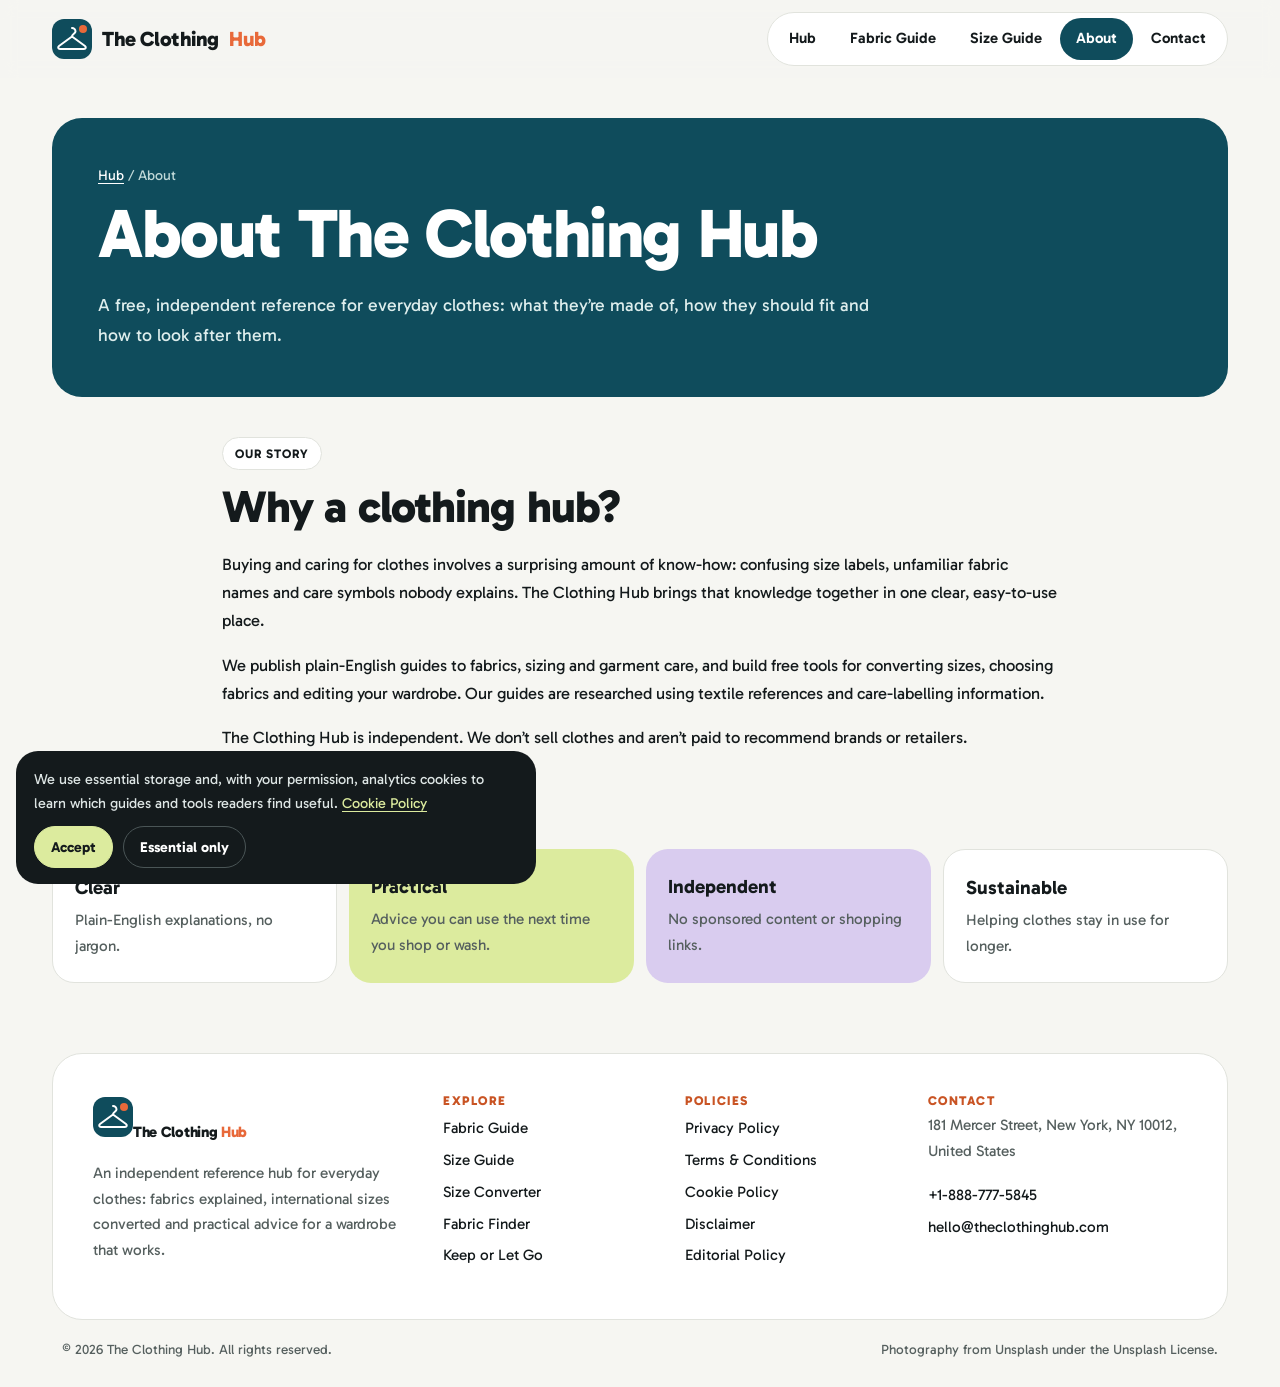
<file: about.html>
<!DOCTYPE html>
<html lang="en">
<head>
<meta charset="UTF-8">
<meta name="viewport" content="width=device-width, initial-scale=1">
<title>About The Clothing Hub | Independent Clothing Reference</title>
<meta name="description" content="The Clothing Hub is a free, independent reference for everyday clothes, with guides to fabrics, sizing and garment care and practical clothing tools.">
<meta name="robots" content="index, follow, max-image-preview:large">
<link rel="canonical" href="https://theclothinghub.com/about.html">
<meta property="og:type" content="website"><meta property="og:site_name" content="The Clothing Hub">
<meta property="og:title" content="About The Clothing Hub | Independent Clothing Reference"><meta property="og:description" content="The Clothing Hub is a free, independent reference for everyday clothes, with guides to fabrics, sizing and garment care and practical clothing tools.">
<meta property="og:url" content="https://theclothinghub.com/about.html"><meta property="og:image" content="https://images.unsplash.com/photo-1470309864661-68328b2cd0a5?auto=format&fit=crop&w=1200&q=75">
<meta name="twitter:card" content="summary_large_image"><meta name="theme-color" content="#0F4C5C">
<link rel="icon" href="data:image/svg+xml,%3Csvg xmlns='http://www.w3.org/2000/svg' viewBox='0 0 40 40'%3E%3Crect width='40' height='40' rx='12' fill='%230F4C5C'/%3E%3Cpath d='M20 17.5 7 27c-1.5 1.2-.8 3 1 3h24c1.8 0 2.5-1.8 1-3Z' fill='none' stroke='%23fff' stroke-width='2'/%3E%3Ccircle cx='31' cy='10' r='4' fill='%23E8693A'/%3E%3C/svg%3E">
<link rel="preconnect" href="https://fonts.googleapis.com"><link rel="preconnect" href="https://fonts.gstatic.com" crossorigin><link rel="preconnect" href="https://images.unsplash.com">
<link href="https://fonts.googleapis.com/css2?family=Gabarito:wght@400;600;700;800&display=swap" rel="stylesheet">
<link rel="stylesheet" href="assets/css/style.css">
<!-- Google tag (gtag.js) -->
<script async src="https://www.googletagmanager.com/gtag/js?id=G-0LY0HY7L01"></script>
<script>
  window.dataLayer = window.dataLayer || [];
  function gtag(){dataLayer.push(arguments);}
  gtag('js', new Date());
  gtag('config', 'G-0LY0HY7L01');
</script>
<script type="application/ld+json">{"@context": "https://schema.org", "@graph": [{"@type": "Organization", "name": "The Clothing Hub", "url": "https://theclothinghub.com", "email": "hello@theclothinghub.com", "telephone": "+1-888-777-5845", "address": {"@type": "PostalAddress", "streetAddress": "181 Mercer Street", "addressLocality": "New York", "addressRegion": "NY", "postalCode": "10012", "addressCountry": "US"}}, {"@type": "AboutPage", "name": "About The Clothing Hub", "url": "https://theclothinghub.com/about.html"}]}</script>
</head>
<body>
<a class="skip" href="#main">Skip to content</a>
<header class="hdr">
  <div class="wrap">
    <a class="logo" href="index.html" aria-label="The Clothing Hub home"><svg viewBox="0 0 40 40" aria-hidden="true"><rect width="40" height="40" rx="12" fill="#0F4C5C"/><path d="M20 9a3.5 3.5 0 0 1 3.5 3.5c0 2-3.5 2.6-3.5 5" fill="none" stroke="#fff" stroke-width="2" stroke-linecap="round"/><path d="M20 17.5 7 27c-1.5 1.2-.8 3 1 3h24c1.8 0 2.5-1.8 1-3Z" fill="none" stroke="#fff" stroke-width="2" stroke-linejoin="round"/><circle cx="31" cy="10" r="4" fill="#E8693A"/></svg>The Clothing <span>Hub</span></a>
    <div class="navbox" id="nav"><nav aria-label="Main navigation"><ul class="nav"><li><a href="index.html">Hub</a></li><li><a href="fabric-guide.html">Fabric Guide</a></li><li><a href="size-guide.html">Size Guide</a></li><li><a href="about.html" aria-current="page">About</a></li><li><a href="contact.html">Contact</a></li></ul></nav></div>
    <button class="burger" aria-label="Open menu" aria-expanded="false" aria-controls="nav"><span></span><span></span><span></span></button>
  </div>
</header>
<main id="main">
<section class="phd"><div class="wrap"><div class="inner"><p class="crumbs"><a href="index.html">Hub</a> / About</p><h1>About The Clothing Hub</h1><p class="lead">A free, independent reference for everyday clothes: what they&#8217;re made of, how they should fit and how to look after them.</p></div></div></section>
<section style="padding-top:10px"><div class="wrap" style="max-width:880px"><span class="chip">Our story</span><h2>Why a clothing hub?</h2>
<p>Buying and caring for clothes involves a surprising amount of know-how: confusing size labels, unfamiliar fabric names and care symbols nobody explains. The Clothing Hub brings that knowledge together in one clear, easy-to-use place.</p>
<p>We publish plain-English guides to fabrics, sizing and garment care, and build free tools for converting sizes, choosing fabrics and editing your wardrobe. Our guides are researched using textile references and care-labelling information.</p>
<p>The Clothing Hub is independent. We don&#8217;t sell clothes and aren&#8217;t paid to recommend brands or retailers.</p></div></section>
<section style="padding-top:10px"><div class="wrap"><div class="vals"><div><b>Clear</b><p>Plain-English explanations, no jargon.</p></div><div><b>Practical</b><p>Advice you can use the next time you shop or wash.</p></div><div><b>Independent</b><p>No sponsored content or shopping links.</p></div><div><b>Sustainable</b><p>Helping clothes stay in use for longer.</p></div></div></div></section></main>
<footer class="ftr"><div class="wrap">
  <div class="box"><div class="ftr-grid">
    <div><a class="logo" href="index.html"><svg viewBox="0 0 40 40" aria-hidden="true"><rect width="40" height="40" rx="12" fill="#0F4C5C"/><path d="M20 9a3.5 3.5 0 0 1 3.5 3.5c0 2-3.5 2.6-3.5 5" fill="none" stroke="#fff" stroke-width="2" stroke-linecap="round"/><path d="M20 17.5 7 27c-1.5 1.2-.8 3 1 3h24c1.8 0 2.5-1.8 1-3Z" fill="none" stroke="#fff" stroke-width="2" stroke-linejoin="round"/><circle cx="31" cy="10" r="4" fill="#E8693A"/></svg>The Clothing <span>Hub</span></a><p style="margin-top:12px">An independent reference hub for everyday clothes: fabrics explained, international sizes converted and practical advice for a wardrobe that works.</p></div>
    <div><h4>Explore</h4><a href="fabric-guide.html">Fabric Guide</a><a href="size-guide.html">Size Guide</a><a href="index.html#tools">Size Converter</a><a href="index.html#tools">Fabric Finder</a><a href="index.html#tools">Keep or Let Go</a></div>
    <div><h4>Policies</h4><a href="privacy-policy.html">Privacy Policy</a><a href="terms-and-conditions.html">Terms &amp; Conditions</a><a href="cookie-policy.html">Cookie Policy</a><a href="disclaimer.html">Disclaimer</a><a href="editorial-policy.html">Editorial Policy</a></div>
    <div><h4>Contact</h4><p style="margin-top:0">181 Mercer Street, New York, NY 10012, United States</p><a href="tel:+18887775845">+1-888-777-5845</a><a href="mailto:hello@theclothinghub.com">hello@theclothinghub.com</a></div>
  </div></div>
  <div class="ftr-base"><span>&copy; <span id="year">2026</span> The Clothing Hub. All rights reserved.</span><span>Photography from Unsplash under the Unsplash License.</span></div>
</div></footer>
<div class="cookie" id="cookie" role="dialog" aria-label="Cookie notice"><p>We use essential storage and, with your permission, analytics cookies to learn which guides and tools readers find useful. <a href="cookie-policy.html">Cookie Policy</a></p><button class="y" data-cookie="accepted">Accept</button><button data-cookie="declined">Essential only</button></div>
<script src="assets/js/main.js" defer></script>
</body>
</html>
</file>
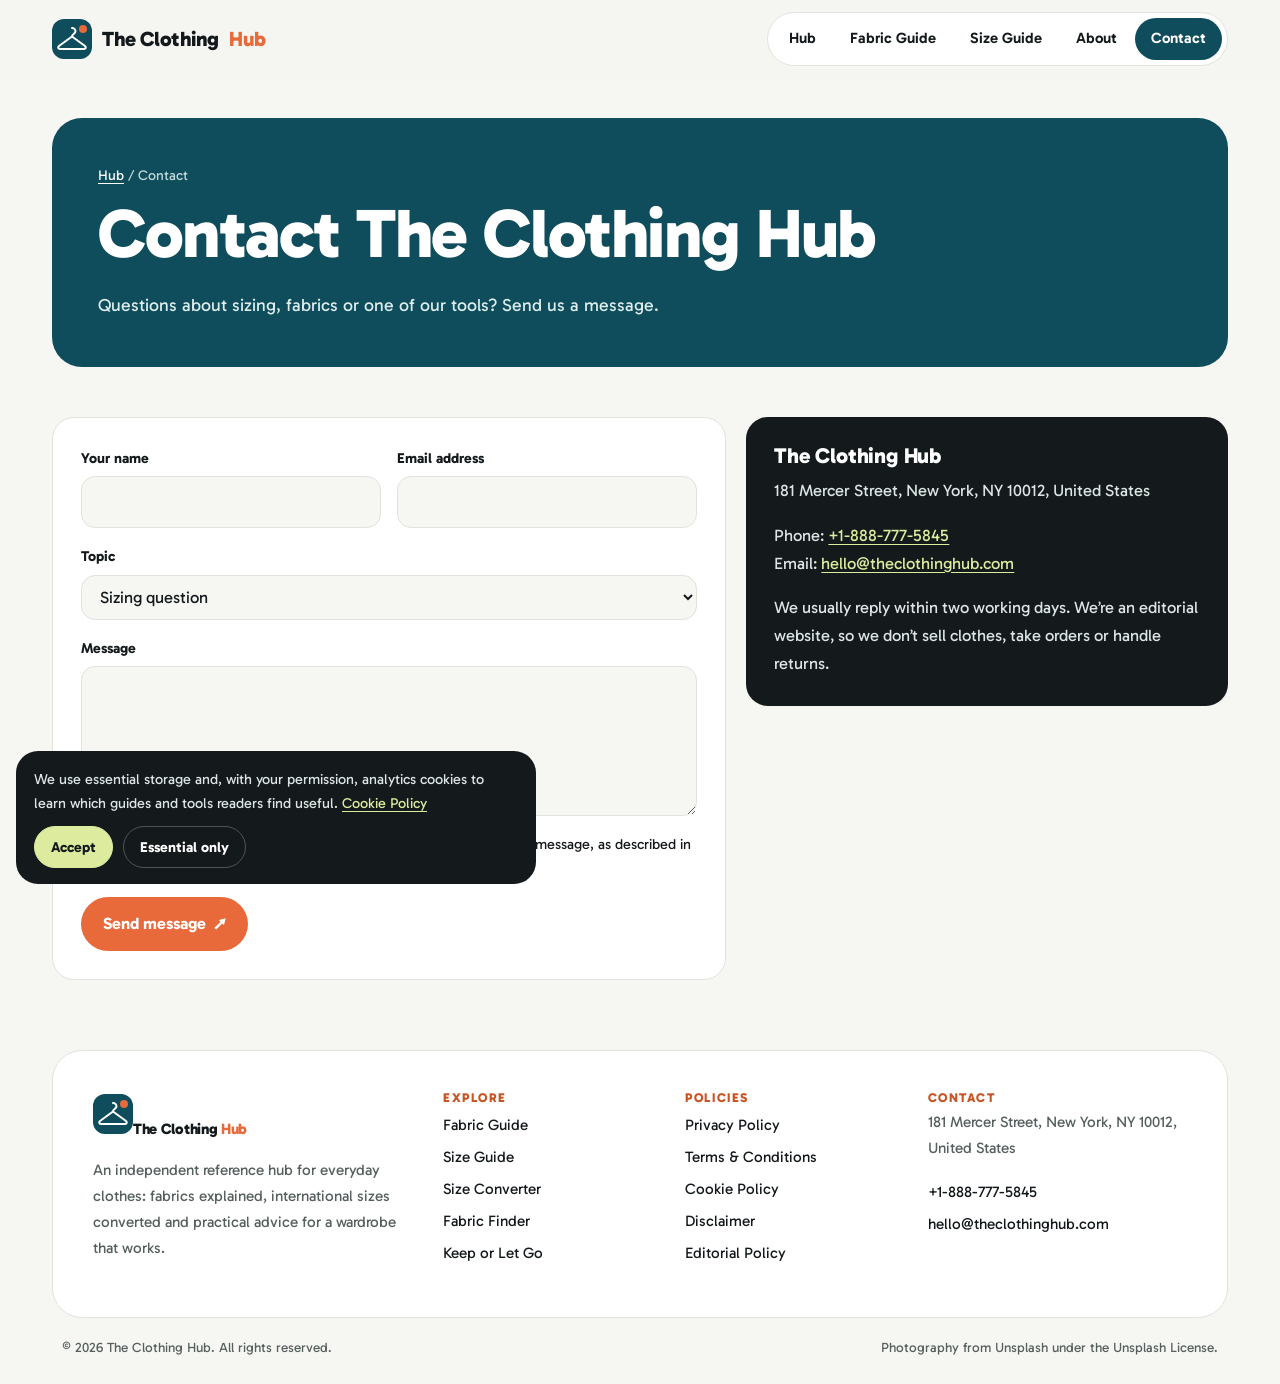
<file: contact.html>
<!DOCTYPE html>
<html lang="en">
<head>
<meta charset="UTF-8">
<meta name="viewport" content="width=device-width, initial-scale=1">
<title>Contact The Clothing Hub | Sizing &amp; Fabric Questions</title>
<meta name="description" content="Contact The Clothing Hub with questions about sizing, fabrics and clothing care. 181 Mercer Street, New York, NY 10012. Phone +1-888-777-5845.">
<meta name="robots" content="index, follow, max-image-preview:large">
<link rel="canonical" href="https://theclothinghub.com/contact.html">
<meta property="og:type" content="website"><meta property="og:site_name" content="The Clothing Hub">
<meta property="og:title" content="Contact The Clothing Hub | Sizing &amp; Fabric Questions"><meta property="og:description" content="Contact The Clothing Hub with questions about sizing, fabrics and clothing care. 181 Mercer Street, New York, NY 10012. Phone +1-888-777-5845.">
<meta property="og:url" content="https://theclothinghub.com/contact.html"><meta property="og:image" content="https://images.unsplash.com/photo-1649361811423-a55616f7ab11?auto=format&fit=crop&w=1200&q=75">
<meta name="twitter:card" content="summary_large_image"><meta name="theme-color" content="#0F4C5C">
<link rel="icon" href="data:image/svg+xml,%3Csvg xmlns='http://www.w3.org/2000/svg' viewBox='0 0 40 40'%3E%3Crect width='40' height='40' rx='12' fill='%230F4C5C'/%3E%3Cpath d='M20 17.5 7 27c-1.5 1.2-.8 3 1 3h24c1.8 0 2.5-1.8 1-3Z' fill='none' stroke='%23fff' stroke-width='2'/%3E%3Ccircle cx='31' cy='10' r='4' fill='%23E8693A'/%3E%3C/svg%3E">
<link rel="preconnect" href="https://fonts.googleapis.com"><link rel="preconnect" href="https://fonts.gstatic.com" crossorigin><link rel="preconnect" href="https://images.unsplash.com">
<link href="https://fonts.googleapis.com/css2?family=Gabarito:wght@400;600;700;800&display=swap" rel="stylesheet">
<link rel="stylesheet" href="assets/css/style.css">
<!-- Google tag (gtag.js) -->
<script async src="https://www.googletagmanager.com/gtag/js?id=G-0LY0HY7L01"></script>
<script>
  window.dataLayer = window.dataLayer || [];
  function gtag(){dataLayer.push(arguments);}
  gtag('js', new Date());
  gtag('config', 'G-0LY0HY7L01');
</script>
<script type="application/ld+json">{"@context": "https://schema.org", "@graph": [{"@type": "Organization", "name": "The Clothing Hub", "url": "https://theclothinghub.com", "email": "hello@theclothinghub.com", "telephone": "+1-888-777-5845", "address": {"@type": "PostalAddress", "streetAddress": "181 Mercer Street", "addressLocality": "New York", "addressRegion": "NY", "postalCode": "10012", "addressCountry": "US"}}, {"@type": "ContactPage", "name": "Contact The Clothing Hub", "url": "https://theclothinghub.com/contact.html"}]}</script>
</head>
<body>
<a class="skip" href="#main">Skip to content</a>
<header class="hdr">
  <div class="wrap">
    <a class="logo" href="index.html" aria-label="The Clothing Hub home"><svg viewBox="0 0 40 40" aria-hidden="true"><rect width="40" height="40" rx="12" fill="#0F4C5C"/><path d="M20 9a3.5 3.5 0 0 1 3.5 3.5c0 2-3.5 2.6-3.5 5" fill="none" stroke="#fff" stroke-width="2" stroke-linecap="round"/><path d="M20 17.5 7 27c-1.5 1.2-.8 3 1 3h24c1.8 0 2.5-1.8 1-3Z" fill="none" stroke="#fff" stroke-width="2" stroke-linejoin="round"/><circle cx="31" cy="10" r="4" fill="#E8693A"/></svg>The Clothing <span>Hub</span></a>
    <div class="navbox" id="nav"><nav aria-label="Main navigation"><ul class="nav"><li><a href="index.html">Hub</a></li><li><a href="fabric-guide.html">Fabric Guide</a></li><li><a href="size-guide.html">Size Guide</a></li><li><a href="about.html">About</a></li><li><a href="contact.html" aria-current="page">Contact</a></li></ul></nav></div>
    <button class="burger" aria-label="Open menu" aria-expanded="false" aria-controls="nav"><span></span><span></span><span></span></button>
  </div>
</header>
<main id="main">
<section class="phd"><div class="wrap"><div class="inner"><p class="crumbs"><a href="index.html">Hub</a> / Contact</p><h1>Contact The Clothing Hub</h1><p class="lead">Questions about sizing, fabrics or one of our tools? Send us a message.</p></div></div></section>
<div class="wrap"><section class="contact">
  <div><form id="cform" data-to="hello@theclothinghub.com" novalidate>
      <div class="two"><div class="fld"><label for="name">Your name</label><input type="text" id="name" name="name" required autocomplete="name"></div>
      <div class="fld"><label for="email">Email address</label><input id="email" name="email" type="email" required autocomplete="email"></div></div>
      <div class="fld"><label for="topic">Topic</label><select id="topic" name="topic"><option>Sizing question</option><option>Fabric question</option><option>Tool feedback</option><option>Correction</option><option>Something else</option></select></div>
      <div class="fld"><label for="message">Message</label><textarea id="message" name="message" required></textarea></div>
      <div class="hp" aria-hidden="true"><label for="website">Website</label><input type="text" id="website" name="website" tabindex="-1" autocomplete="off"></div>
      <div class="fld agree"><input id="agree" type="checkbox" required><label for="agree">I agree that The Clothing Hub may use these details to reply to my message, as described in the <a href="privacy-policy.html">Privacy Policy</a>.</label></div>
      <button class="btn" type="submit">Send message</button><p class="fm" id="fm" hidden></p>
  </form></div>
  <div class="cbox"><h3>The Clothing Hub</h3><p>181 Mercer Street, New York, NY 10012, United States</p><p style="margin-top:10px">Phone: <a href="tel:+18887775845">+1-888-777-5845</a><br>Email: <a href="mailto:hello@theclothinghub.com">hello@theclothinghub.com</a></p><p style="margin:10px 0 0">We usually reply within two working days. We&#8217;re an editorial website, so we don&#8217;t sell clothes, take orders or handle returns.</p></div>
</section></div></main>
<footer class="ftr"><div class="wrap">
  <div class="box"><div class="ftr-grid">
    <div><a class="logo" href="index.html"><svg viewBox="0 0 40 40" aria-hidden="true"><rect width="40" height="40" rx="12" fill="#0F4C5C"/><path d="M20 9a3.5 3.5 0 0 1 3.5 3.5c0 2-3.5 2.6-3.5 5" fill="none" stroke="#fff" stroke-width="2" stroke-linecap="round"/><path d="M20 17.5 7 27c-1.5 1.2-.8 3 1 3h24c1.8 0 2.5-1.8 1-3Z" fill="none" stroke="#fff" stroke-width="2" stroke-linejoin="round"/><circle cx="31" cy="10" r="4" fill="#E8693A"/></svg>The Clothing <span>Hub</span></a><p style="margin-top:12px">An independent reference hub for everyday clothes: fabrics explained, international sizes converted and practical advice for a wardrobe that works.</p></div>
    <div><h4>Explore</h4><a href="fabric-guide.html">Fabric Guide</a><a href="size-guide.html">Size Guide</a><a href="index.html#tools">Size Converter</a><a href="index.html#tools">Fabric Finder</a><a href="index.html#tools">Keep or Let Go</a></div>
    <div><h4>Policies</h4><a href="privacy-policy.html">Privacy Policy</a><a href="terms-and-conditions.html">Terms &amp; Conditions</a><a href="cookie-policy.html">Cookie Policy</a><a href="disclaimer.html">Disclaimer</a><a href="editorial-policy.html">Editorial Policy</a></div>
    <div><h4>Contact</h4><p style="margin-top:0">181 Mercer Street, New York, NY 10012, United States</p><a href="tel:+18887775845">+1-888-777-5845</a><a href="mailto:hello@theclothinghub.com">hello@theclothinghub.com</a></div>
  </div></div>
  <div class="ftr-base"><span>&copy; <span id="year">2026</span> The Clothing Hub. All rights reserved.</span><span>Photography from Unsplash under the Unsplash License.</span></div>
</div></footer>
<div class="cookie" id="cookie" role="dialog" aria-label="Cookie notice"><p>We use essential storage and, with your permission, analytics cookies to learn which guides and tools readers find useful. <a href="cookie-policy.html">Cookie Policy</a></p><button class="y" data-cookie="accepted">Accept</button><button data-cookie="declined">Essential only</button></div>
<script src="assets/js/main.js" defer></script>
</body>
</html>
</file>
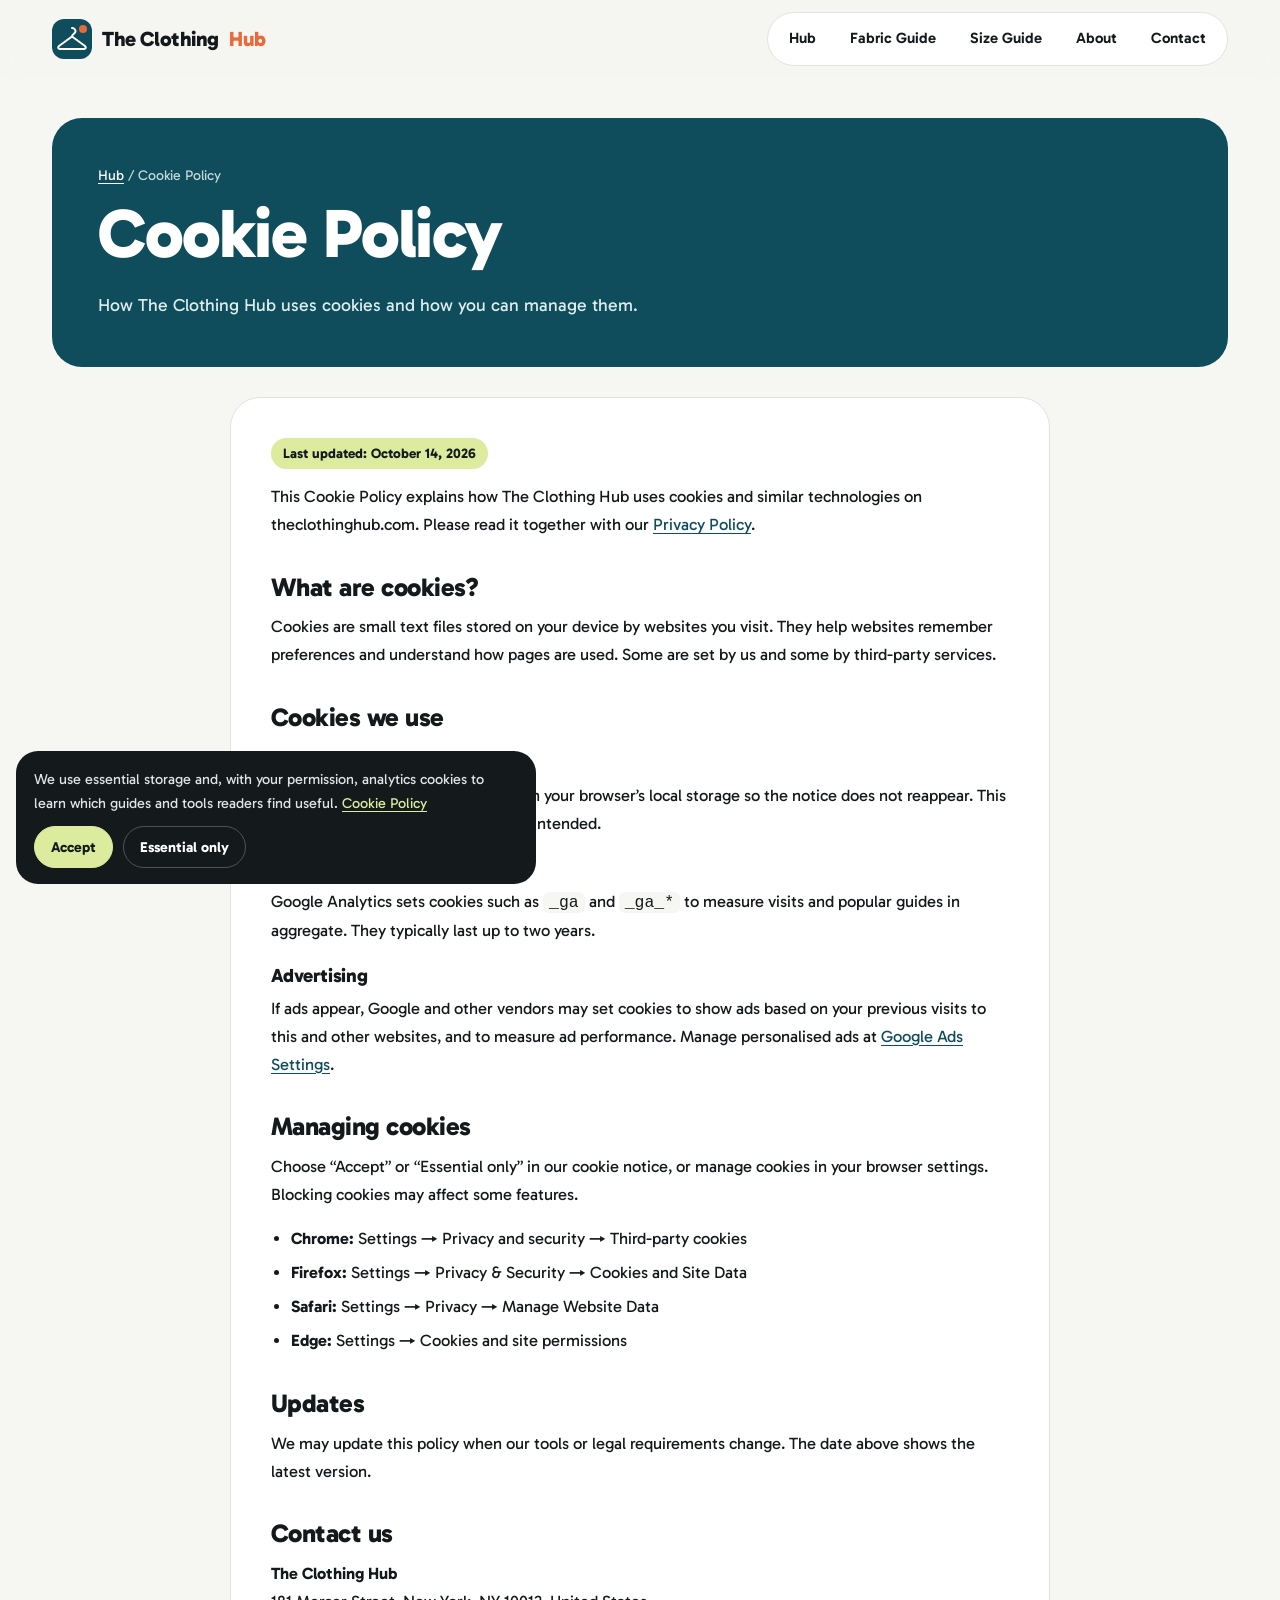
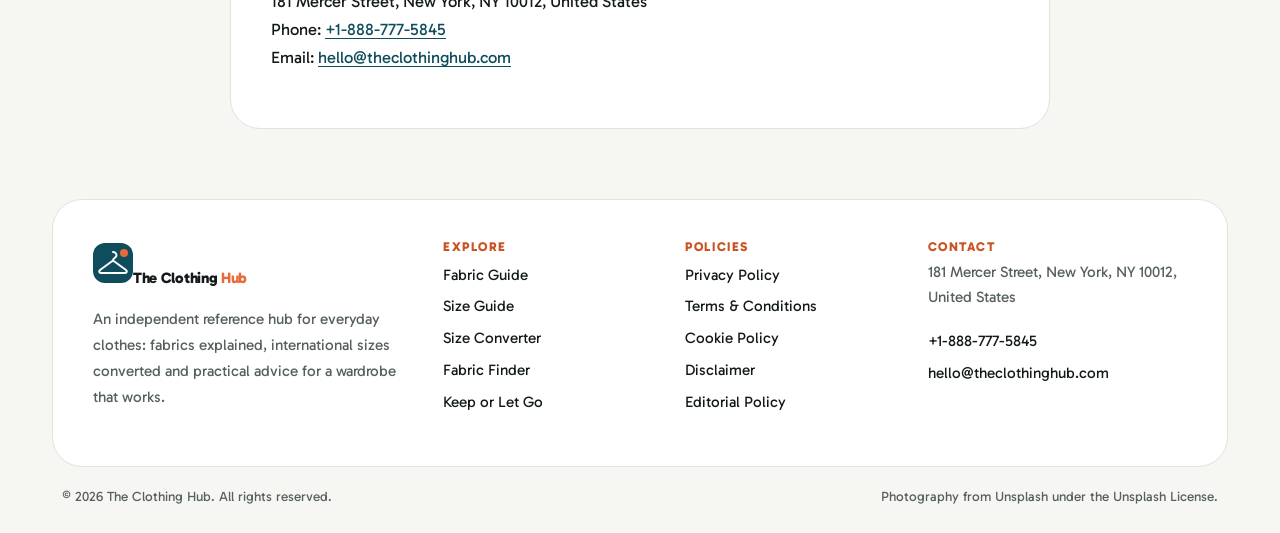
<file: cookie-policy.html>
<!DOCTYPE html>
<html lang="en">
<head>
<meta charset="UTF-8">
<meta name="viewport" content="width=device-width, initial-scale=1">
<title>Cookie Policy | The Clothing Hub</title>
<meta name="description" content="Learn which essential, analytics and advertising cookies The Clothing Hub uses and how to manage or block cookies in your browser.">
<meta name="robots" content="index, follow, max-image-preview:large">
<link rel="canonical" href="https://theclothinghub.com/cookie-policy.html">
<meta property="og:type" content="website"><meta property="og:site_name" content="The Clothing Hub">
<meta property="og:title" content="Cookie Policy | The Clothing Hub"><meta property="og:description" content="Learn which essential, analytics and advertising cookies The Clothing Hub uses and how to manage or block cookies in your browser.">
<meta property="og:url" content="https://theclothinghub.com/cookie-policy.html"><meta property="og:image" content="https://images.unsplash.com/photo-1649361811423-a55616f7ab11?auto=format&fit=crop&w=1200&q=75">
<meta name="twitter:card" content="summary_large_image"><meta name="theme-color" content="#0F4C5C">
<link rel="icon" href="data:image/svg+xml,%3Csvg xmlns='http://www.w3.org/2000/svg' viewBox='0 0 40 40'%3E%3Crect width='40' height='40' rx='12' fill='%230F4C5C'/%3E%3Cpath d='M20 17.5 7 27c-1.5 1.2-.8 3 1 3h24c1.8 0 2.5-1.8 1-3Z' fill='none' stroke='%23fff' stroke-width='2'/%3E%3Ccircle cx='31' cy='10' r='4' fill='%23E8693A'/%3E%3C/svg%3E">
<link rel="preconnect" href="https://fonts.googleapis.com"><link rel="preconnect" href="https://fonts.gstatic.com" crossorigin><link rel="preconnect" href="https://images.unsplash.com">
<link href="https://fonts.googleapis.com/css2?family=Gabarito:wght@400;600;700;800&display=swap" rel="stylesheet">
<link rel="stylesheet" href="assets/css/style.css">
<!-- Google tag (gtag.js) -->
<script async src="https://www.googletagmanager.com/gtag/js?id=G-0LY0HY7L01"></script>
<script>
  window.dataLayer = window.dataLayer || [];
  function gtag(){dataLayer.push(arguments);}
  gtag('js', new Date());
  gtag('config', 'G-0LY0HY7L01');
</script>

</head>
<body>
<a class="skip" href="#main">Skip to content</a>
<header class="hdr">
  <div class="wrap">
    <a class="logo" href="index.html" aria-label="The Clothing Hub home"><svg viewBox="0 0 40 40" aria-hidden="true"><rect width="40" height="40" rx="12" fill="#0F4C5C"/><path d="M20 9a3.5 3.5 0 0 1 3.5 3.5c0 2-3.5 2.6-3.5 5" fill="none" stroke="#fff" stroke-width="2" stroke-linecap="round"/><path d="M20 17.5 7 27c-1.5 1.2-.8 3 1 3h24c1.8 0 2.5-1.8 1-3Z" fill="none" stroke="#fff" stroke-width="2" stroke-linejoin="round"/><circle cx="31" cy="10" r="4" fill="#E8693A"/></svg>The Clothing <span>Hub</span></a>
    <div class="navbox" id="nav"><nav aria-label="Main navigation"><ul class="nav"><li><a href="index.html">Hub</a></li><li><a href="fabric-guide.html">Fabric Guide</a></li><li><a href="size-guide.html">Size Guide</a></li><li><a href="about.html">About</a></li><li><a href="contact.html">Contact</a></li></ul></nav></div>
    <button class="burger" aria-label="Open menu" aria-expanded="false" aria-controls="nav"><span></span><span></span><span></span></button>
  </div>
</header>
<main id="main">
<section class="phd"><div class="wrap"><div class="inner"><p class="crumbs"><a href="index.html">Hub</a> / Cookie Policy</p><h1>Cookie Policy</h1><p class="lead">How The Clothing Hub uses cookies and how you can manage them.</p></div></div></section><div class="wrap"><article class="prose"><p class="upd">Last updated: October 14, 2026</p>
<p>This Cookie Policy explains how The Clothing Hub uses cookies and similar technologies on theclothinghub.com. Please read it together with our <a href="privacy-policy.html">Privacy Policy</a>.</p>
<h2>What are cookies?</h2>
<p>Cookies are small text files stored on your device by websites you visit. They help websites remember preferences and understand how pages are used. Some are set by us and some by third-party services.</p>
<h2>Cookies we use</h2>
<h3>Essential</h3>
<p>We store your cookie-notice choice in your browser&#8217;s local storage so the notice does not reappear. This is needed for the website to work as intended.</p>
<h3>Analytics</h3>
<p>Google Analytics sets cookies such as <code>_ga</code> and <code>_ga_*</code> to measure visits and popular guides in aggregate. They typically last up to two years.</p>
<h3>Advertising</h3>
<p>If ads appear, Google and other vendors may set cookies to show ads based on your previous visits to this and other websites, and to measure ad performance. Manage personalised ads at <a href="https://www.google.com/settings/ads" target="_blank" rel="noopener">Google Ads Settings</a>.</p>
<h2>Managing cookies</h2>
<p>Choose &ldquo;Accept&rdquo; or &ldquo;Essential only&rdquo; in our cookie notice, or manage cookies in your browser settings. Blocking cookies may affect some features.</p>
<ul><li><strong>Chrome:</strong> Settings &rarr; Privacy and security &rarr; Third-party cookies</li><li><strong>Firefox:</strong> Settings &rarr; Privacy &amp; Security &rarr; Cookies and Site Data</li><li><strong>Safari:</strong> Settings &rarr; Privacy &rarr; Manage Website Data</li><li><strong>Edge:</strong> Settings &rarr; Cookies and site permissions</li></ul>
<h2>Updates</h2>
<p>We may update this policy when our tools or legal requirements change. The date above shows the latest version.</p><h2>Contact us</h2><p><strong>The Clothing Hub</strong><br>181 Mercer Street, New York, NY 10012, United States<br>Phone: <a href="tel:+18887775845">+1-888-777-5845</a><br>Email: <a href="mailto:hello@theclothinghub.com">hello@theclothinghub.com</a></p></article></div></main>
<footer class="ftr"><div class="wrap">
  <div class="box"><div class="ftr-grid">
    <div><a class="logo" href="index.html"><svg viewBox="0 0 40 40" aria-hidden="true"><rect width="40" height="40" rx="12" fill="#0F4C5C"/><path d="M20 9a3.5 3.5 0 0 1 3.5 3.5c0 2-3.5 2.6-3.5 5" fill="none" stroke="#fff" stroke-width="2" stroke-linecap="round"/><path d="M20 17.5 7 27c-1.5 1.2-.8 3 1 3h24c1.8 0 2.5-1.8 1-3Z" fill="none" stroke="#fff" stroke-width="2" stroke-linejoin="round"/><circle cx="31" cy="10" r="4" fill="#E8693A"/></svg>The Clothing <span>Hub</span></a><p style="margin-top:12px">An independent reference hub for everyday clothes: fabrics explained, international sizes converted and practical advice for a wardrobe that works.</p></div>
    <div><h4>Explore</h4><a href="fabric-guide.html">Fabric Guide</a><a href="size-guide.html">Size Guide</a><a href="index.html#tools">Size Converter</a><a href="index.html#tools">Fabric Finder</a><a href="index.html#tools">Keep or Let Go</a></div>
    <div><h4>Policies</h4><a href="privacy-policy.html">Privacy Policy</a><a href="terms-and-conditions.html">Terms &amp; Conditions</a><a href="cookie-policy.html">Cookie Policy</a><a href="disclaimer.html">Disclaimer</a><a href="editorial-policy.html">Editorial Policy</a></div>
    <div><h4>Contact</h4><p style="margin-top:0">181 Mercer Street, New York, NY 10012, United States</p><a href="tel:+18887775845">+1-888-777-5845</a><a href="mailto:hello@theclothinghub.com">hello@theclothinghub.com</a></div>
  </div></div>
  <div class="ftr-base"><span>&copy; <span id="year">2026</span> The Clothing Hub. All rights reserved.</span><span>Photography from Unsplash under the Unsplash License.</span></div>
</div></footer>
<div class="cookie" id="cookie" role="dialog" aria-label="Cookie notice"><p>We use essential storage and, with your permission, analytics cookies to learn which guides and tools readers find useful. <a href="cookie-policy.html">Cookie Policy</a></p><button class="y" data-cookie="accepted">Accept</button><button data-cookie="declined">Essential only</button></div>
<script src="assets/js/main.js" defer></script>
</body>
</html>
</file>
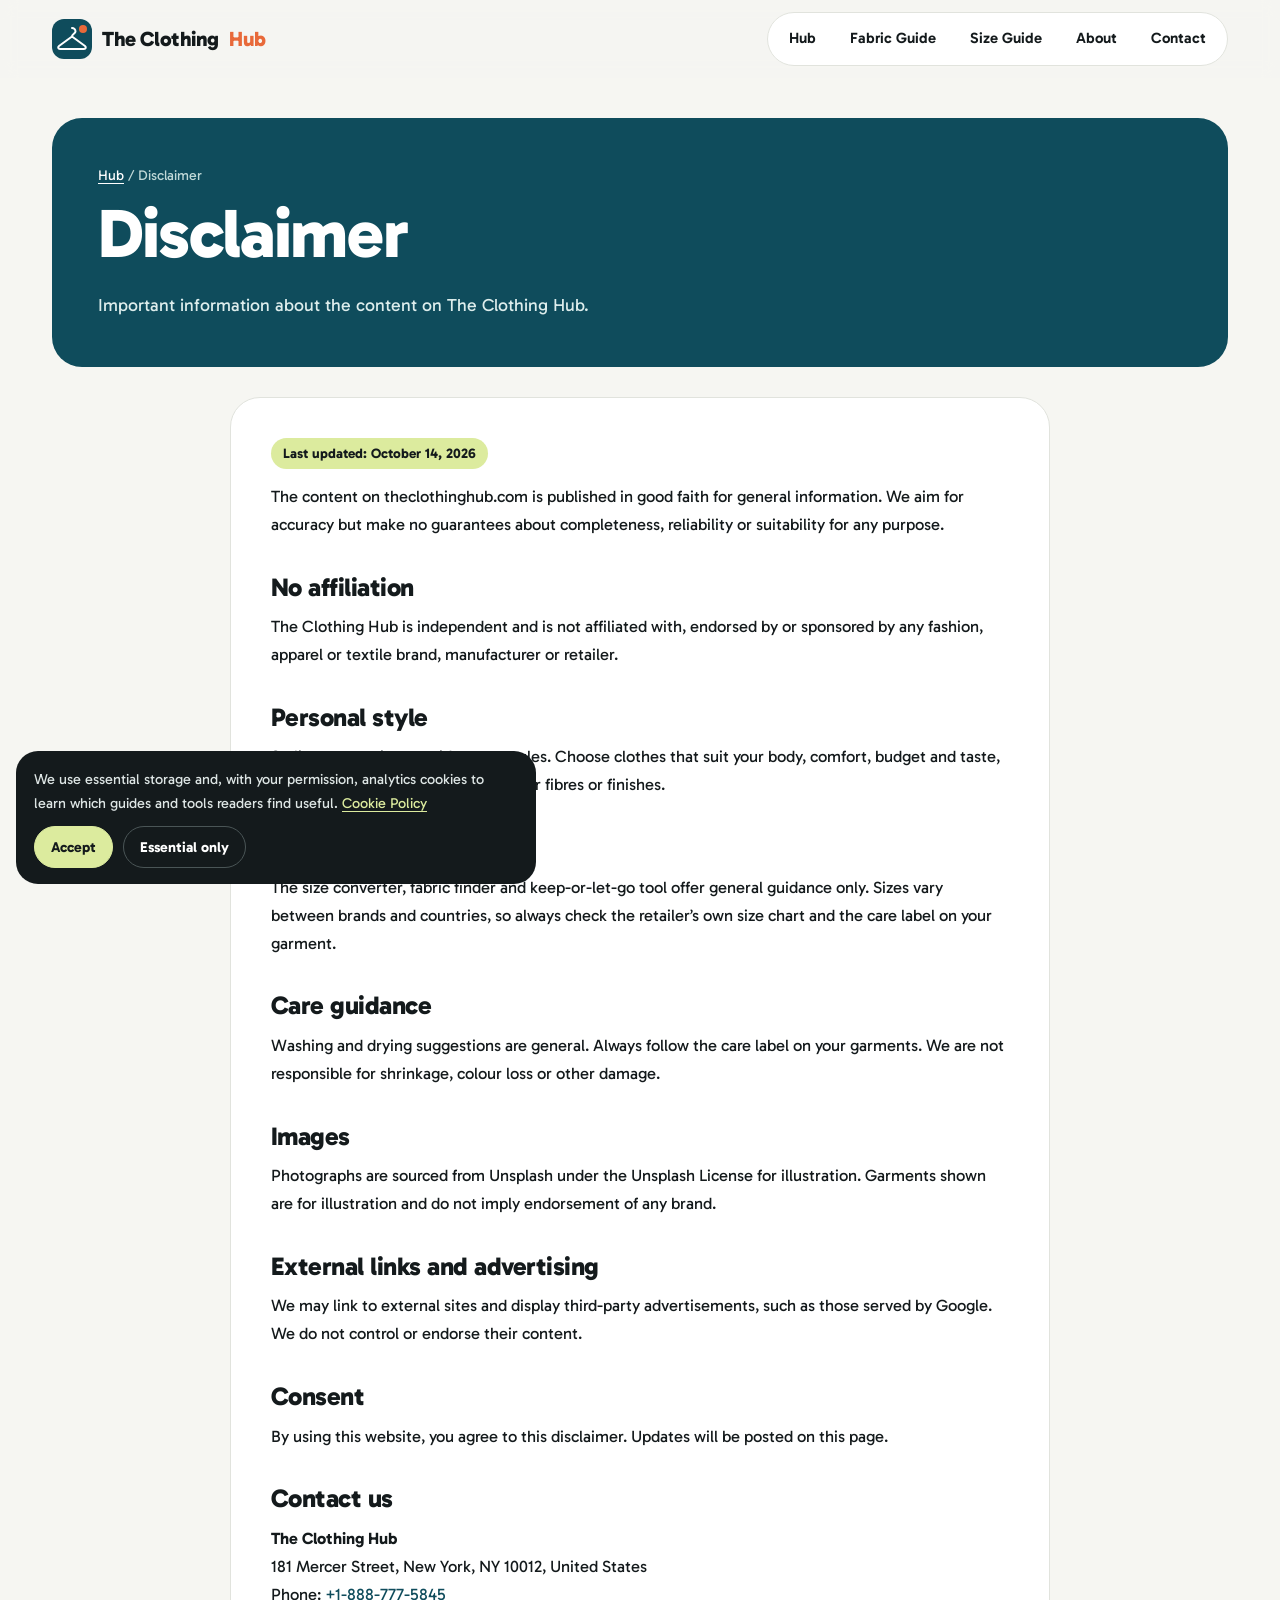
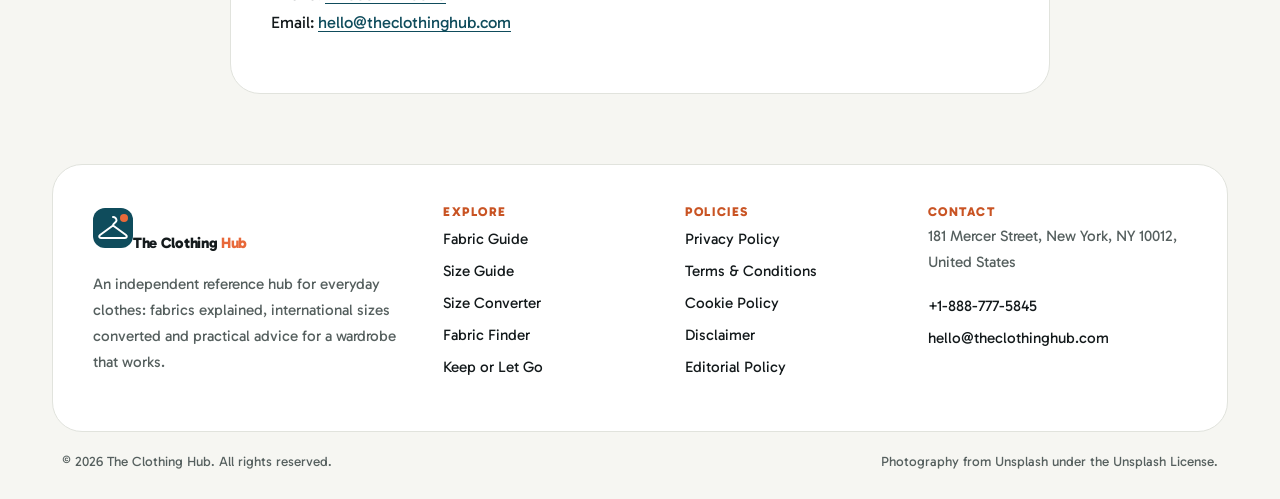
<file: disclaimer.html>
<!DOCTYPE html>
<html lang="en">
<head>
<meta charset="UTF-8">
<meta name="viewport" content="width=device-width, initial-scale=1">
<title>Disclaimer | The Clothing Hub</title>
<meta name="description" content="The The Clothing Hub disclaimer: general information, no affiliation, personal style, tool estimates, care guidance, images, links and advertising.">
<meta name="robots" content="index, follow, max-image-preview:large">
<link rel="canonical" href="https://theclothinghub.com/disclaimer.html">
<meta property="og:type" content="website"><meta property="og:site_name" content="The Clothing Hub">
<meta property="og:title" content="Disclaimer | The Clothing Hub"><meta property="og:description" content="The The Clothing Hub disclaimer: general information, no affiliation, personal style, tool estimates, care guidance, images, links and advertising.">
<meta property="og:url" content="https://theclothinghub.com/disclaimer.html"><meta property="og:image" content="https://images.unsplash.com/photo-1649361811423-a55616f7ab11?auto=format&fit=crop&w=1200&q=75">
<meta name="twitter:card" content="summary_large_image"><meta name="theme-color" content="#0F4C5C">
<link rel="icon" href="data:image/svg+xml,%3Csvg xmlns='http://www.w3.org/2000/svg' viewBox='0 0 40 40'%3E%3Crect width='40' height='40' rx='12' fill='%230F4C5C'/%3E%3Cpath d='M20 17.5 7 27c-1.5 1.2-.8 3 1 3h24c1.8 0 2.5-1.8 1-3Z' fill='none' stroke='%23fff' stroke-width='2'/%3E%3Ccircle cx='31' cy='10' r='4' fill='%23E8693A'/%3E%3C/svg%3E">
<link rel="preconnect" href="https://fonts.googleapis.com"><link rel="preconnect" href="https://fonts.gstatic.com" crossorigin><link rel="preconnect" href="https://images.unsplash.com">
<link href="https://fonts.googleapis.com/css2?family=Gabarito:wght@400;600;700;800&display=swap" rel="stylesheet">
<link rel="stylesheet" href="assets/css/style.css">
<!-- Google tag (gtag.js) -->
<script async src="https://www.googletagmanager.com/gtag/js?id=G-0LY0HY7L01"></script>
<script>
  window.dataLayer = window.dataLayer || [];
  function gtag(){dataLayer.push(arguments);}
  gtag('js', new Date());
  gtag('config', 'G-0LY0HY7L01');
</script>

</head>
<body>
<a class="skip" href="#main">Skip to content</a>
<header class="hdr">
  <div class="wrap">
    <a class="logo" href="index.html" aria-label="The Clothing Hub home"><svg viewBox="0 0 40 40" aria-hidden="true"><rect width="40" height="40" rx="12" fill="#0F4C5C"/><path d="M20 9a3.5 3.5 0 0 1 3.5 3.5c0 2-3.5 2.6-3.5 5" fill="none" stroke="#fff" stroke-width="2" stroke-linecap="round"/><path d="M20 17.5 7 27c-1.5 1.2-.8 3 1 3h24c1.8 0 2.5-1.8 1-3Z" fill="none" stroke="#fff" stroke-width="2" stroke-linejoin="round"/><circle cx="31" cy="10" r="4" fill="#E8693A"/></svg>The Clothing <span>Hub</span></a>
    <div class="navbox" id="nav"><nav aria-label="Main navigation"><ul class="nav"><li><a href="index.html">Hub</a></li><li><a href="fabric-guide.html">Fabric Guide</a></li><li><a href="size-guide.html">Size Guide</a></li><li><a href="about.html">About</a></li><li><a href="contact.html">Contact</a></li></ul></nav></div>
    <button class="burger" aria-label="Open menu" aria-expanded="false" aria-controls="nav"><span></span><span></span><span></span></button>
  </div>
</header>
<main id="main">
<section class="phd"><div class="wrap"><div class="inner"><p class="crumbs"><a href="index.html">Hub</a> / Disclaimer</p><h1>Disclaimer</h1><p class="lead">Important information about the content on The Clothing Hub.</p></div></div></section><div class="wrap"><article class="prose"><p class="upd">Last updated: October 14, 2026</p>
<p>The content on theclothinghub.com is published in good faith for general information. We aim for accuracy but make no guarantees about completeness, reliability or suitability for any purpose.</p>
<h2>No affiliation</h2>
<p>The Clothing Hub is independent and is not affiliated with, endorsed by or sponsored by any fashion, apparel or textile brand, manufacturer or retailer.</p>
<h2>Personal style</h2>
<p>Styling suggestions are ideas, not rules. Choose clothes that suit your body, comfort, budget and taste, and consider sensitivities to particular fibres or finishes.</p>
<h2>Interactive tools</h2>
<p>The size converter, fabric finder and keep-or-let-go tool offer general guidance only. Sizes vary between brands and countries, so always check the retailer&#8217;s own size chart and the care label on your garment.</p>
<h2>Care guidance</h2>
<p>Washing and drying suggestions are general. Always follow the care label on your garments. We are not responsible for shrinkage, colour loss or other damage.</p>
<h2>Images</h2>
<p>Photographs are sourced from Unsplash under the Unsplash License for illustration. Garments shown are for illustration and do not imply endorsement of any brand.</p>
<h2>External links and advertising</h2>
<p>We may link to external sites and display third-party advertisements, such as those served by Google. We do not control or endorse their content.</p>
<h2>Consent</h2>
<p>By using this website, you agree to this disclaimer. Updates will be posted on this page.</p><h2>Contact us</h2><p><strong>The Clothing Hub</strong><br>181 Mercer Street, New York, NY 10012, United States<br>Phone: <a href="tel:+18887775845">+1-888-777-5845</a><br>Email: <a href="mailto:hello@theclothinghub.com">hello@theclothinghub.com</a></p></article></div></main>
<footer class="ftr"><div class="wrap">
  <div class="box"><div class="ftr-grid">
    <div><a class="logo" href="index.html"><svg viewBox="0 0 40 40" aria-hidden="true"><rect width="40" height="40" rx="12" fill="#0F4C5C"/><path d="M20 9a3.5 3.5 0 0 1 3.5 3.5c0 2-3.5 2.6-3.5 5" fill="none" stroke="#fff" stroke-width="2" stroke-linecap="round"/><path d="M20 17.5 7 27c-1.5 1.2-.8 3 1 3h24c1.8 0 2.5-1.8 1-3Z" fill="none" stroke="#fff" stroke-width="2" stroke-linejoin="round"/><circle cx="31" cy="10" r="4" fill="#E8693A"/></svg>The Clothing <span>Hub</span></a><p style="margin-top:12px">An independent reference hub for everyday clothes: fabrics explained, international sizes converted and practical advice for a wardrobe that works.</p></div>
    <div><h4>Explore</h4><a href="fabric-guide.html">Fabric Guide</a><a href="size-guide.html">Size Guide</a><a href="index.html#tools">Size Converter</a><a href="index.html#tools">Fabric Finder</a><a href="index.html#tools">Keep or Let Go</a></div>
    <div><h4>Policies</h4><a href="privacy-policy.html">Privacy Policy</a><a href="terms-and-conditions.html">Terms &amp; Conditions</a><a href="cookie-policy.html">Cookie Policy</a><a href="disclaimer.html">Disclaimer</a><a href="editorial-policy.html">Editorial Policy</a></div>
    <div><h4>Contact</h4><p style="margin-top:0">181 Mercer Street, New York, NY 10012, United States</p><a href="tel:+18887775845">+1-888-777-5845</a><a href="mailto:hello@theclothinghub.com">hello@theclothinghub.com</a></div>
  </div></div>
  <div class="ftr-base"><span>&copy; <span id="year">2026</span> The Clothing Hub. All rights reserved.</span><span>Photography from Unsplash under the Unsplash License.</span></div>
</div></footer>
<div class="cookie" id="cookie" role="dialog" aria-label="Cookie notice"><p>We use essential storage and, with your permission, analytics cookies to learn which guides and tools readers find useful. <a href="cookie-policy.html">Cookie Policy</a></p><button class="y" data-cookie="accepted">Accept</button><button data-cookie="declined">Essential only</button></div>
<script src="assets/js/main.js" defer></script>
</body>
</html>
</file>
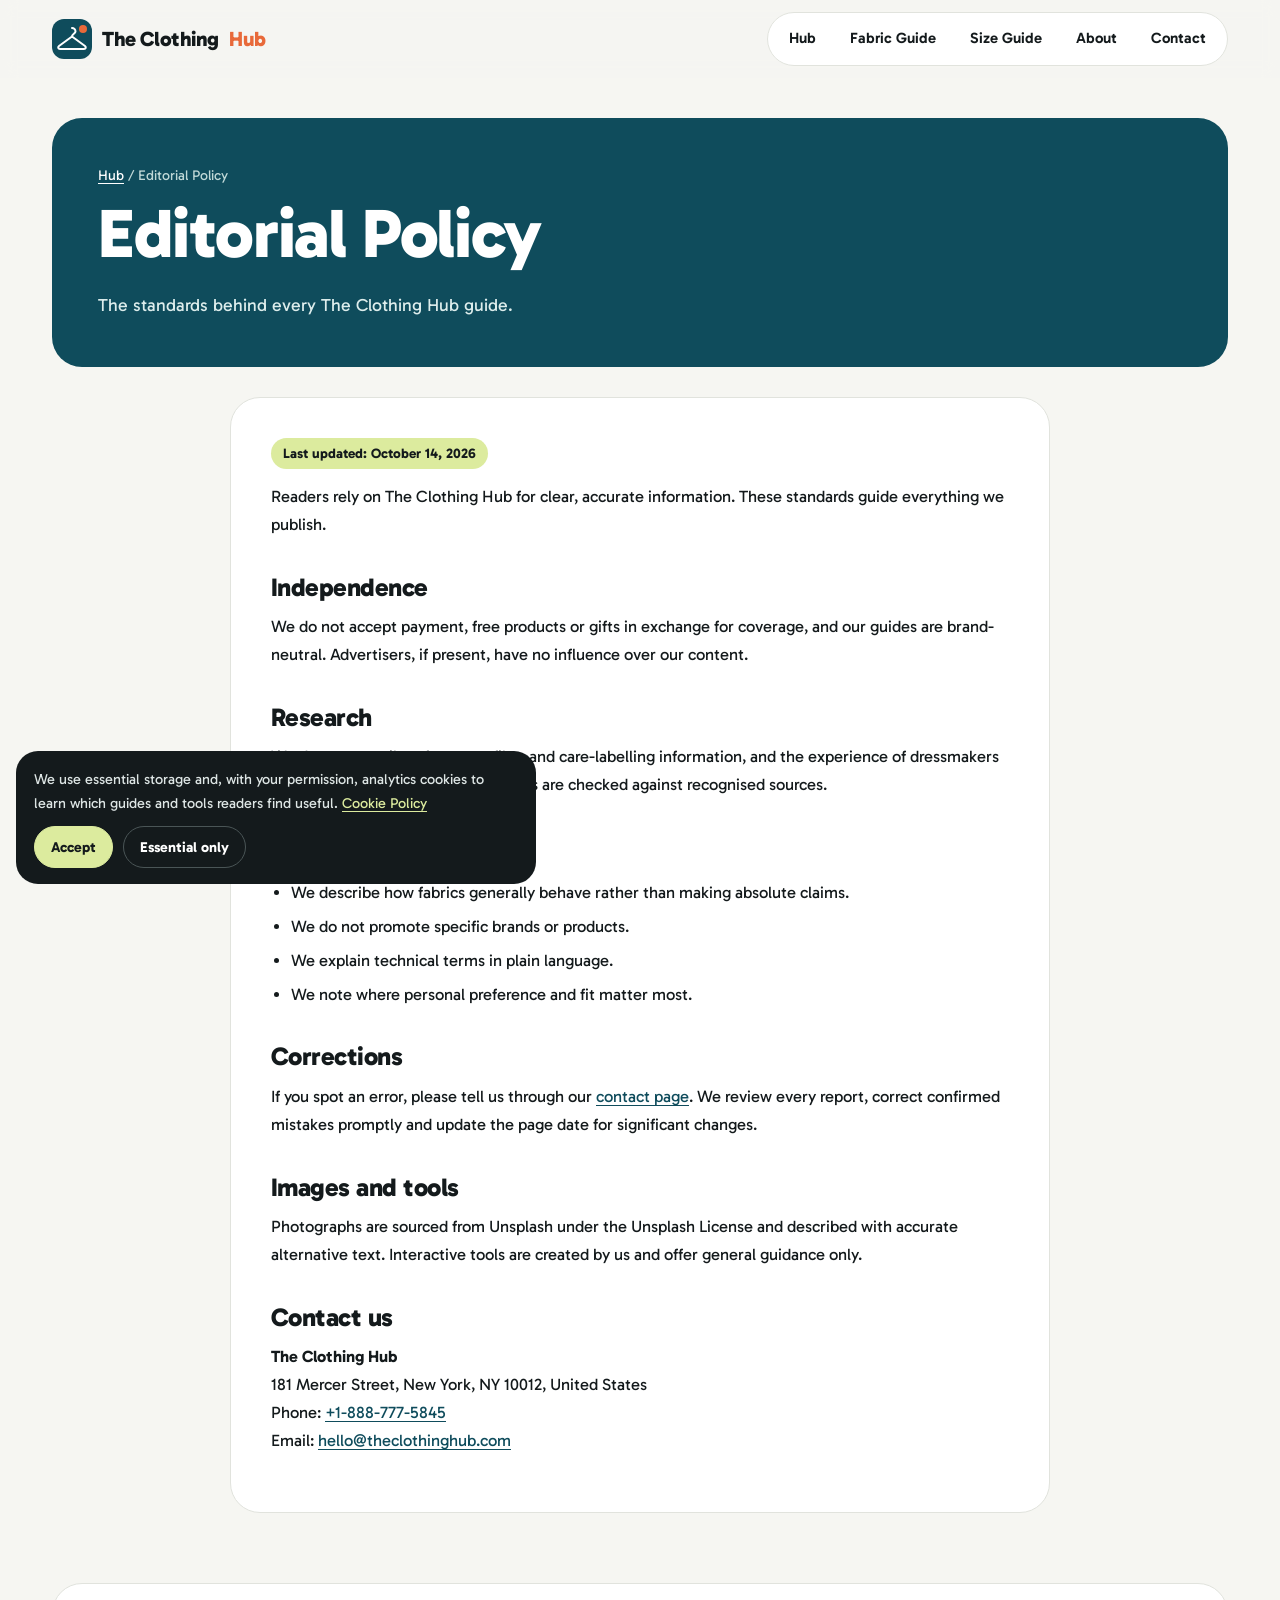
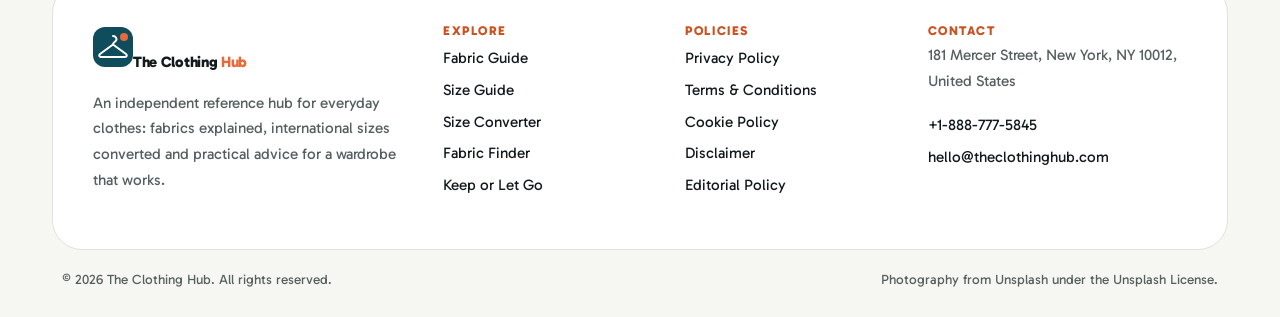
<file: editorial-policy.html>
<!DOCTYPE html>
<html lang="en">
<head>
<meta charset="UTF-8">
<meta name="viewport" content="width=device-width, initial-scale=1">
<title>Editorial Policy | The Clothing Hub</title>
<meta name="description" content="How The Clothing Hub researches fabrics, textile history and style, stays independent and brand-neutral and corrects errors.">
<meta name="robots" content="index, follow, max-image-preview:large">
<link rel="canonical" href="https://theclothinghub.com/editorial-policy.html">
<meta property="og:type" content="website"><meta property="og:site_name" content="The Clothing Hub">
<meta property="og:title" content="Editorial Policy | The Clothing Hub"><meta property="og:description" content="How The Clothing Hub researches fabrics, textile history and style, stays independent and brand-neutral and corrects errors.">
<meta property="og:url" content="https://theclothinghub.com/editorial-policy.html"><meta property="og:image" content="https://images.unsplash.com/photo-1649361811423-a55616f7ab11?auto=format&fit=crop&w=1200&q=75">
<meta name="twitter:card" content="summary_large_image"><meta name="theme-color" content="#0F4C5C">
<link rel="icon" href="data:image/svg+xml,%3Csvg xmlns='http://www.w3.org/2000/svg' viewBox='0 0 40 40'%3E%3Crect width='40' height='40' rx='12' fill='%230F4C5C'/%3E%3Cpath d='M20 17.5 7 27c-1.5 1.2-.8 3 1 3h24c1.8 0 2.5-1.8 1-3Z' fill='none' stroke='%23fff' stroke-width='2'/%3E%3Ccircle cx='31' cy='10' r='4' fill='%23E8693A'/%3E%3C/svg%3E">
<link rel="preconnect" href="https://fonts.googleapis.com"><link rel="preconnect" href="https://fonts.gstatic.com" crossorigin><link rel="preconnect" href="https://images.unsplash.com">
<link href="https://fonts.googleapis.com/css2?family=Gabarito:wght@400;600;700;800&display=swap" rel="stylesheet">
<link rel="stylesheet" href="assets/css/style.css">
<!-- Google tag (gtag.js) -->
<script async src="https://www.googletagmanager.com/gtag/js?id=G-0LY0HY7L01"></script>
<script>
  window.dataLayer = window.dataLayer || [];
  function gtag(){dataLayer.push(arguments);}
  gtag('js', new Date());
  gtag('config', 'G-0LY0HY7L01');
</script>

</head>
<body>
<a class="skip" href="#main">Skip to content</a>
<header class="hdr">
  <div class="wrap">
    <a class="logo" href="index.html" aria-label="The Clothing Hub home"><svg viewBox="0 0 40 40" aria-hidden="true"><rect width="40" height="40" rx="12" fill="#0F4C5C"/><path d="M20 9a3.5 3.5 0 0 1 3.5 3.5c0 2-3.5 2.6-3.5 5" fill="none" stroke="#fff" stroke-width="2" stroke-linecap="round"/><path d="M20 17.5 7 27c-1.5 1.2-.8 3 1 3h24c1.8 0 2.5-1.8 1-3Z" fill="none" stroke="#fff" stroke-width="2" stroke-linejoin="round"/><circle cx="31" cy="10" r="4" fill="#E8693A"/></svg>The Clothing <span>Hub</span></a>
    <div class="navbox" id="nav"><nav aria-label="Main navigation"><ul class="nav"><li><a href="index.html">Hub</a></li><li><a href="fabric-guide.html">Fabric Guide</a></li><li><a href="size-guide.html">Size Guide</a></li><li><a href="about.html">About</a></li><li><a href="contact.html">Contact</a></li></ul></nav></div>
    <button class="burger" aria-label="Open menu" aria-expanded="false" aria-controls="nav"><span></span><span></span><span></span></button>
  </div>
</header>
<main id="main">
<section class="phd"><div class="wrap"><div class="inner"><p class="crumbs"><a href="index.html">Hub</a> / Editorial Policy</p><h1>Editorial Policy</h1><p class="lead">The standards behind every The Clothing Hub guide.</p></div></div></section><div class="wrap"><article class="prose"><p class="upd">Last updated: October 14, 2026</p>
<p>Readers rely on The Clothing Hub for clear, accurate information. These standards guide everything we publish.</p>
<h2>Independence</h2>
<p>We do not accept payment, free products or gifts in exchange for coverage, and our guides are brand-neutral. Advertisers, if present, have no influence over our content.</p>
<h2>Research</h2>
<p>We draw on textile references, fibre and care-labelling information, and the experience of dressmakers and everyday wearers. Technical facts are checked against recognised sources.</p>
<h2>Responsible writing</h2>
<ul><li>We describe how fabrics generally behave rather than making absolute claims.</li><li>We do not promote specific brands or products.</li><li>We explain technical terms in plain language.</li><li>We note where personal preference and fit matter most.</li></ul>
<h2>Corrections</h2>
<p>If you spot an error, please tell us through our <a href="contact.html">contact page</a>. We review every report, correct confirmed mistakes promptly and update the page date for significant changes.</p>
<h2>Images and tools</h2>
<p>Photographs are sourced from Unsplash under the Unsplash License and described with accurate alternative text. Interactive tools are created by us and offer general guidance only.</p><h2>Contact us</h2><p><strong>The Clothing Hub</strong><br>181 Mercer Street, New York, NY 10012, United States<br>Phone: <a href="tel:+18887775845">+1-888-777-5845</a><br>Email: <a href="mailto:hello@theclothinghub.com">hello@theclothinghub.com</a></p></article></div></main>
<footer class="ftr"><div class="wrap">
  <div class="box"><div class="ftr-grid">
    <div><a class="logo" href="index.html"><svg viewBox="0 0 40 40" aria-hidden="true"><rect width="40" height="40" rx="12" fill="#0F4C5C"/><path d="M20 9a3.5 3.5 0 0 1 3.5 3.5c0 2-3.5 2.6-3.5 5" fill="none" stroke="#fff" stroke-width="2" stroke-linecap="round"/><path d="M20 17.5 7 27c-1.5 1.2-.8 3 1 3h24c1.8 0 2.5-1.8 1-3Z" fill="none" stroke="#fff" stroke-width="2" stroke-linejoin="round"/><circle cx="31" cy="10" r="4" fill="#E8693A"/></svg>The Clothing <span>Hub</span></a><p style="margin-top:12px">An independent reference hub for everyday clothes: fabrics explained, international sizes converted and practical advice for a wardrobe that works.</p></div>
    <div><h4>Explore</h4><a href="fabric-guide.html">Fabric Guide</a><a href="size-guide.html">Size Guide</a><a href="index.html#tools">Size Converter</a><a href="index.html#tools">Fabric Finder</a><a href="index.html#tools">Keep or Let Go</a></div>
    <div><h4>Policies</h4><a href="privacy-policy.html">Privacy Policy</a><a href="terms-and-conditions.html">Terms &amp; Conditions</a><a href="cookie-policy.html">Cookie Policy</a><a href="disclaimer.html">Disclaimer</a><a href="editorial-policy.html">Editorial Policy</a></div>
    <div><h4>Contact</h4><p style="margin-top:0">181 Mercer Street, New York, NY 10012, United States</p><a href="tel:+18887775845">+1-888-777-5845</a><a href="mailto:hello@theclothinghub.com">hello@theclothinghub.com</a></div>
  </div></div>
  <div class="ftr-base"><span>&copy; <span id="year">2026</span> The Clothing Hub. All rights reserved.</span><span>Photography from Unsplash under the Unsplash License.</span></div>
</div></footer>
<div class="cookie" id="cookie" role="dialog" aria-label="Cookie notice"><p>We use essential storage and, with your permission, analytics cookies to learn which guides and tools readers find useful. <a href="cookie-policy.html">Cookie Policy</a></p><button class="y" data-cookie="accepted">Accept</button><button data-cookie="declined">Essential only</button></div>
<script src="assets/js/main.js" defer></script>
</body>
</html>
</file>
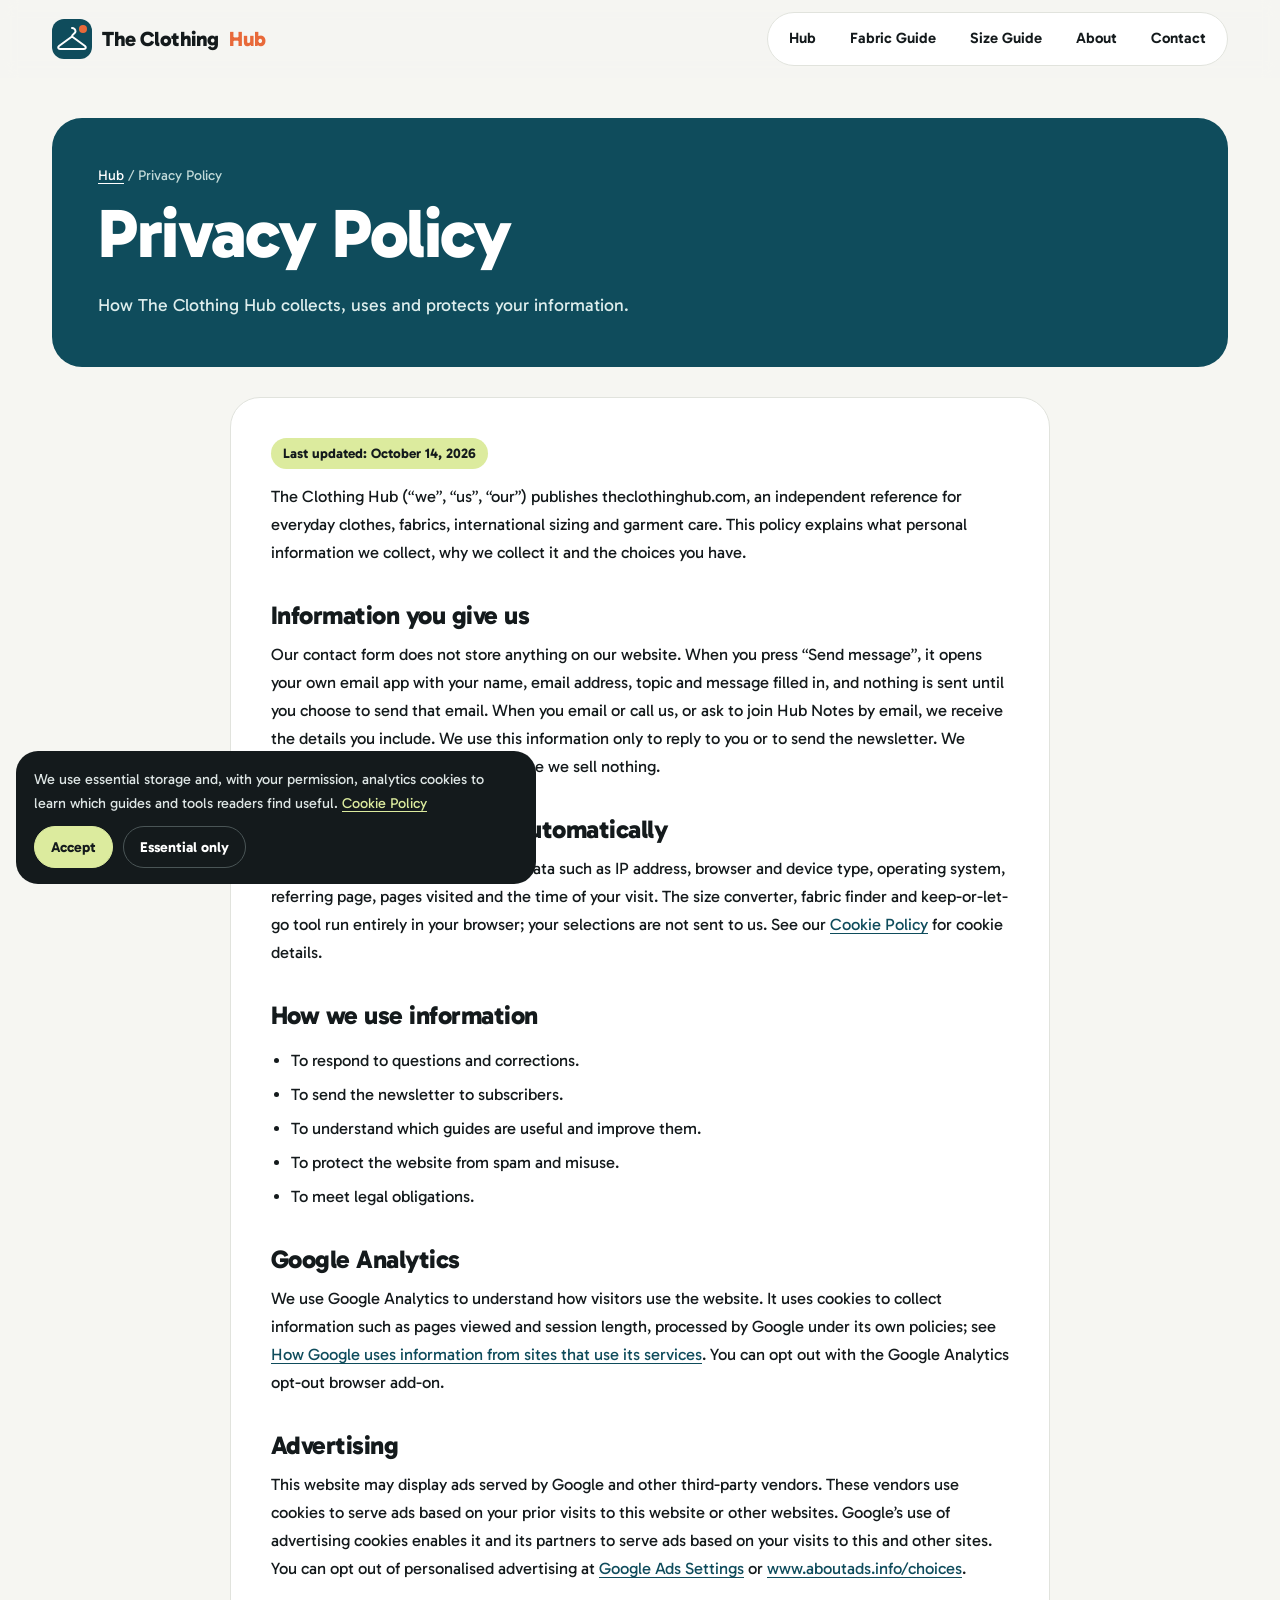
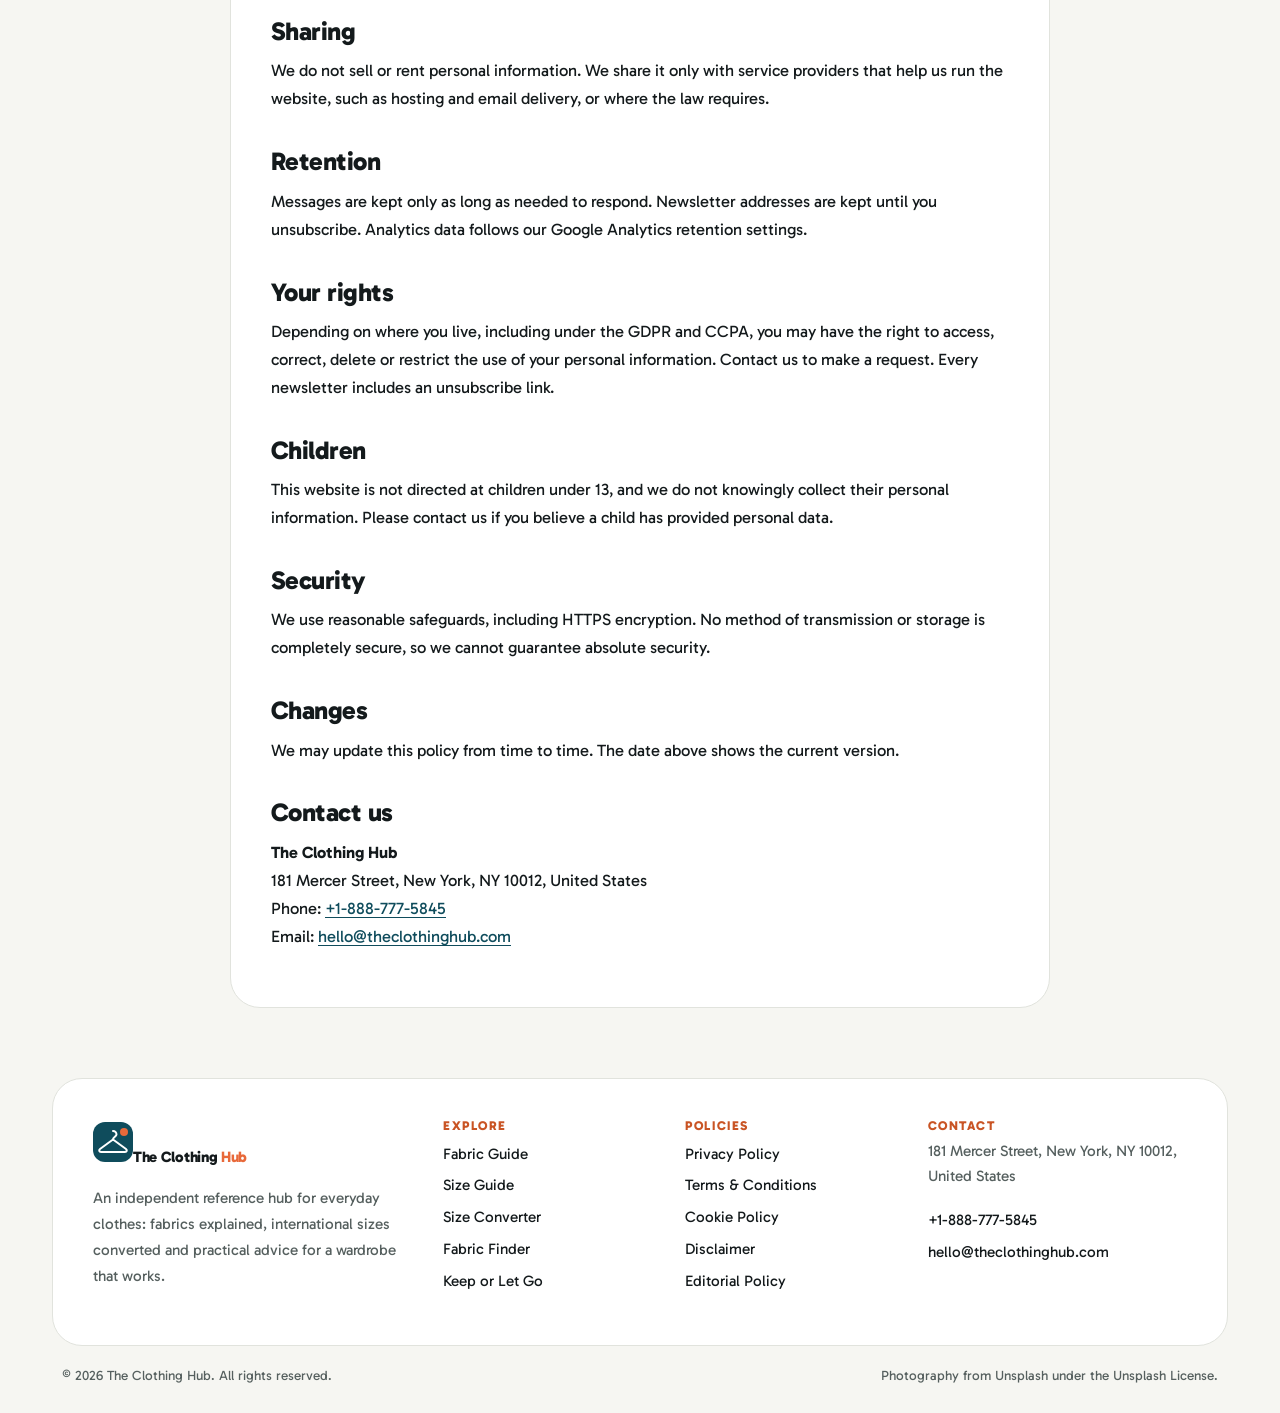
<file: privacy-policy.html>
<!DOCTYPE html>
<html lang="en">
<head>
<meta charset="UTF-8">
<meta name="viewport" content="width=device-width, initial-scale=1">
<title>Privacy Policy | The Clothing Hub</title>
<meta name="description" content="How The Clothing Hub handles personal information from contact messages and newsletter sign-ups, and how Google Analytics and advertising cookies are used.">
<meta name="robots" content="index, follow, max-image-preview:large">
<link rel="canonical" href="https://theclothinghub.com/privacy-policy.html">
<meta property="og:type" content="website"><meta property="og:site_name" content="The Clothing Hub">
<meta property="og:title" content="Privacy Policy | The Clothing Hub"><meta property="og:description" content="How The Clothing Hub handles personal information from contact messages and newsletter sign-ups, and how Google Analytics and advertising cookies are used.">
<meta property="og:url" content="https://theclothinghub.com/privacy-policy.html"><meta property="og:image" content="https://images.unsplash.com/photo-1649361811423-a55616f7ab11?auto=format&fit=crop&w=1200&q=75">
<meta name="twitter:card" content="summary_large_image"><meta name="theme-color" content="#0F4C5C">
<link rel="icon" href="data:image/svg+xml,%3Csvg xmlns='http://www.w3.org/2000/svg' viewBox='0 0 40 40'%3E%3Crect width='40' height='40' rx='12' fill='%230F4C5C'/%3E%3Cpath d='M20 17.5 7 27c-1.5 1.2-.8 3 1 3h24c1.8 0 2.5-1.8 1-3Z' fill='none' stroke='%23fff' stroke-width='2'/%3E%3Ccircle cx='31' cy='10' r='4' fill='%23E8693A'/%3E%3C/svg%3E">
<link rel="preconnect" href="https://fonts.googleapis.com"><link rel="preconnect" href="https://fonts.gstatic.com" crossorigin><link rel="preconnect" href="https://images.unsplash.com">
<link href="https://fonts.googleapis.com/css2?family=Gabarito:wght@400;600;700;800&display=swap" rel="stylesheet">
<link rel="stylesheet" href="assets/css/style.css">
<!-- Google tag (gtag.js) -->
<script async src="https://www.googletagmanager.com/gtag/js?id=G-0LY0HY7L01"></script>
<script>
  window.dataLayer = window.dataLayer || [];
  function gtag(){dataLayer.push(arguments);}
  gtag('js', new Date());
  gtag('config', 'G-0LY0HY7L01');
</script>

</head>
<body>
<a class="skip" href="#main">Skip to content</a>
<header class="hdr">
  <div class="wrap">
    <a class="logo" href="index.html" aria-label="The Clothing Hub home"><svg viewBox="0 0 40 40" aria-hidden="true"><rect width="40" height="40" rx="12" fill="#0F4C5C"/><path d="M20 9a3.5 3.5 0 0 1 3.5 3.5c0 2-3.5 2.6-3.5 5" fill="none" stroke="#fff" stroke-width="2" stroke-linecap="round"/><path d="M20 17.5 7 27c-1.5 1.2-.8 3 1 3h24c1.8 0 2.5-1.8 1-3Z" fill="none" stroke="#fff" stroke-width="2" stroke-linejoin="round"/><circle cx="31" cy="10" r="4" fill="#E8693A"/></svg>The Clothing <span>Hub</span></a>
    <div class="navbox" id="nav"><nav aria-label="Main navigation"><ul class="nav"><li><a href="index.html">Hub</a></li><li><a href="fabric-guide.html">Fabric Guide</a></li><li><a href="size-guide.html">Size Guide</a></li><li><a href="about.html">About</a></li><li><a href="contact.html">Contact</a></li></ul></nav></div>
    <button class="burger" aria-label="Open menu" aria-expanded="false" aria-controls="nav"><span></span><span></span><span></span></button>
  </div>
</header>
<main id="main">
<section class="phd"><div class="wrap"><div class="inner"><p class="crumbs"><a href="index.html">Hub</a> / Privacy Policy</p><h1>Privacy Policy</h1><p class="lead">How The Clothing Hub collects, uses and protects your information.</p></div></div></section><div class="wrap"><article class="prose"><p class="upd">Last updated: October 14, 2026</p>
<p>The Clothing Hub (&ldquo;we&rdquo;, &ldquo;us&rdquo;, &ldquo;our&rdquo;) publishes theclothinghub.com, an independent reference for everyday clothes, fabrics, international sizing and garment care. This policy explains what personal information we collect, why we collect it and the choices you have.</p>
<h2>Information you give us</h2>
<p>Our contact form does not store anything on our website. When you press &ldquo;Send message&rdquo;, it opens your own email app with your name, email address, topic and message filled in, and nothing is sent until you choose to send that email. When you email or call us, or ask to join Hub Notes by email, we receive the details you include. We use this information only to reply to you or to send the newsletter. We never ask for payment details because we sell nothing.</p>
<h2>Information collected automatically</h2>
<p>We automatically receive technical data such as IP address, browser and device type, operating system, referring page, pages visited and the time of your visit. The size converter, fabric finder and keep-or-let-go tool run entirely in your browser; your selections are not sent to us. See our <a href="cookie-policy.html">Cookie Policy</a> for cookie details.</p>
<h2>How we use information</h2>
<ul><li>To respond to questions and corrections.</li><li>To send the newsletter to subscribers.</li><li>To understand which guides are useful and improve them.</li><li>To protect the website from spam and misuse.</li><li>To meet legal obligations.</li></ul>
<h2>Google Analytics</h2>
<p>We use Google Analytics to understand how visitors use the website. It uses cookies to collect information such as pages viewed and session length, processed by Google under its own policies; see <a href="https://policies.google.com/technologies/partner-sites" target="_blank" rel="noopener">How Google uses information from sites that use its services</a>. You can opt out with the Google Analytics opt-out browser add-on.</p>
<h2>Advertising</h2>
<p>This website may display ads served by Google and other third-party vendors. These vendors use cookies to serve ads based on your prior visits to this website or other websites. Google&#8217;s use of advertising cookies enables it and its partners to serve ads based on your visits to this and other sites. You can opt out of personalised advertising at <a href="https://www.google.com/settings/ads" target="_blank" rel="noopener">Google Ads Settings</a> or <a href="https://www.aboutads.info/choices" target="_blank" rel="noopener">www.aboutads.info/choices</a>.</p>
<h2>Sharing</h2>
<p>We do not sell or rent personal information. We share it only with service providers that help us run the website, such as hosting and email delivery, or where the law requires.</p>
<h2>Retention</h2>
<p>Messages are kept only as long as needed to respond. Newsletter addresses are kept until you unsubscribe. Analytics data follows our Google Analytics retention settings.</p>
<h2>Your rights</h2>
<p>Depending on where you live, including under the GDPR and CCPA, you may have the right to access, correct, delete or restrict the use of your personal information. Contact us to make a request. Every newsletter includes an unsubscribe link.</p>
<h2>Children</h2>
<p>This website is not directed at children under 13, and we do not knowingly collect their personal information. Please contact us if you believe a child has provided personal data.</p>
<h2>Security</h2>
<p>We use reasonable safeguards, including HTTPS encryption. No method of transmission or storage is completely secure, so we cannot guarantee absolute security.</p>
<h2>Changes</h2>
<p>We may update this policy from time to time. The date above shows the current version.</p><h2>Contact us</h2><p><strong>The Clothing Hub</strong><br>181 Mercer Street, New York, NY 10012, United States<br>Phone: <a href="tel:+18887775845">+1-888-777-5845</a><br>Email: <a href="mailto:hello@theclothinghub.com">hello@theclothinghub.com</a></p></article></div></main>
<footer class="ftr"><div class="wrap">
  <div class="box"><div class="ftr-grid">
    <div><a class="logo" href="index.html"><svg viewBox="0 0 40 40" aria-hidden="true"><rect width="40" height="40" rx="12" fill="#0F4C5C"/><path d="M20 9a3.5 3.5 0 0 1 3.5 3.5c0 2-3.5 2.6-3.5 5" fill="none" stroke="#fff" stroke-width="2" stroke-linecap="round"/><path d="M20 17.5 7 27c-1.5 1.2-.8 3 1 3h24c1.8 0 2.5-1.8 1-3Z" fill="none" stroke="#fff" stroke-width="2" stroke-linejoin="round"/><circle cx="31" cy="10" r="4" fill="#E8693A"/></svg>The Clothing <span>Hub</span></a><p style="margin-top:12px">An independent reference hub for everyday clothes: fabrics explained, international sizes converted and practical advice for a wardrobe that works.</p></div>
    <div><h4>Explore</h4><a href="fabric-guide.html">Fabric Guide</a><a href="size-guide.html">Size Guide</a><a href="index.html#tools">Size Converter</a><a href="index.html#tools">Fabric Finder</a><a href="index.html#tools">Keep or Let Go</a></div>
    <div><h4>Policies</h4><a href="privacy-policy.html">Privacy Policy</a><a href="terms-and-conditions.html">Terms &amp; Conditions</a><a href="cookie-policy.html">Cookie Policy</a><a href="disclaimer.html">Disclaimer</a><a href="editorial-policy.html">Editorial Policy</a></div>
    <div><h4>Contact</h4><p style="margin-top:0">181 Mercer Street, New York, NY 10012, United States</p><a href="tel:+18887775845">+1-888-777-5845</a><a href="mailto:hello@theclothinghub.com">hello@theclothinghub.com</a></div>
  </div></div>
  <div class="ftr-base"><span>&copy; <span id="year">2026</span> The Clothing Hub. All rights reserved.</span><span>Photography from Unsplash under the Unsplash License.</span></div>
</div></footer>
<div class="cookie" id="cookie" role="dialog" aria-label="Cookie notice"><p>We use essential storage and, with your permission, analytics cookies to learn which guides and tools readers find useful. <a href="cookie-policy.html">Cookie Policy</a></p><button class="y" data-cookie="accepted">Accept</button><button data-cookie="declined">Essential only</button></div>
<script src="assets/js/main.js" defer></script>
</body>
</html>
</file>
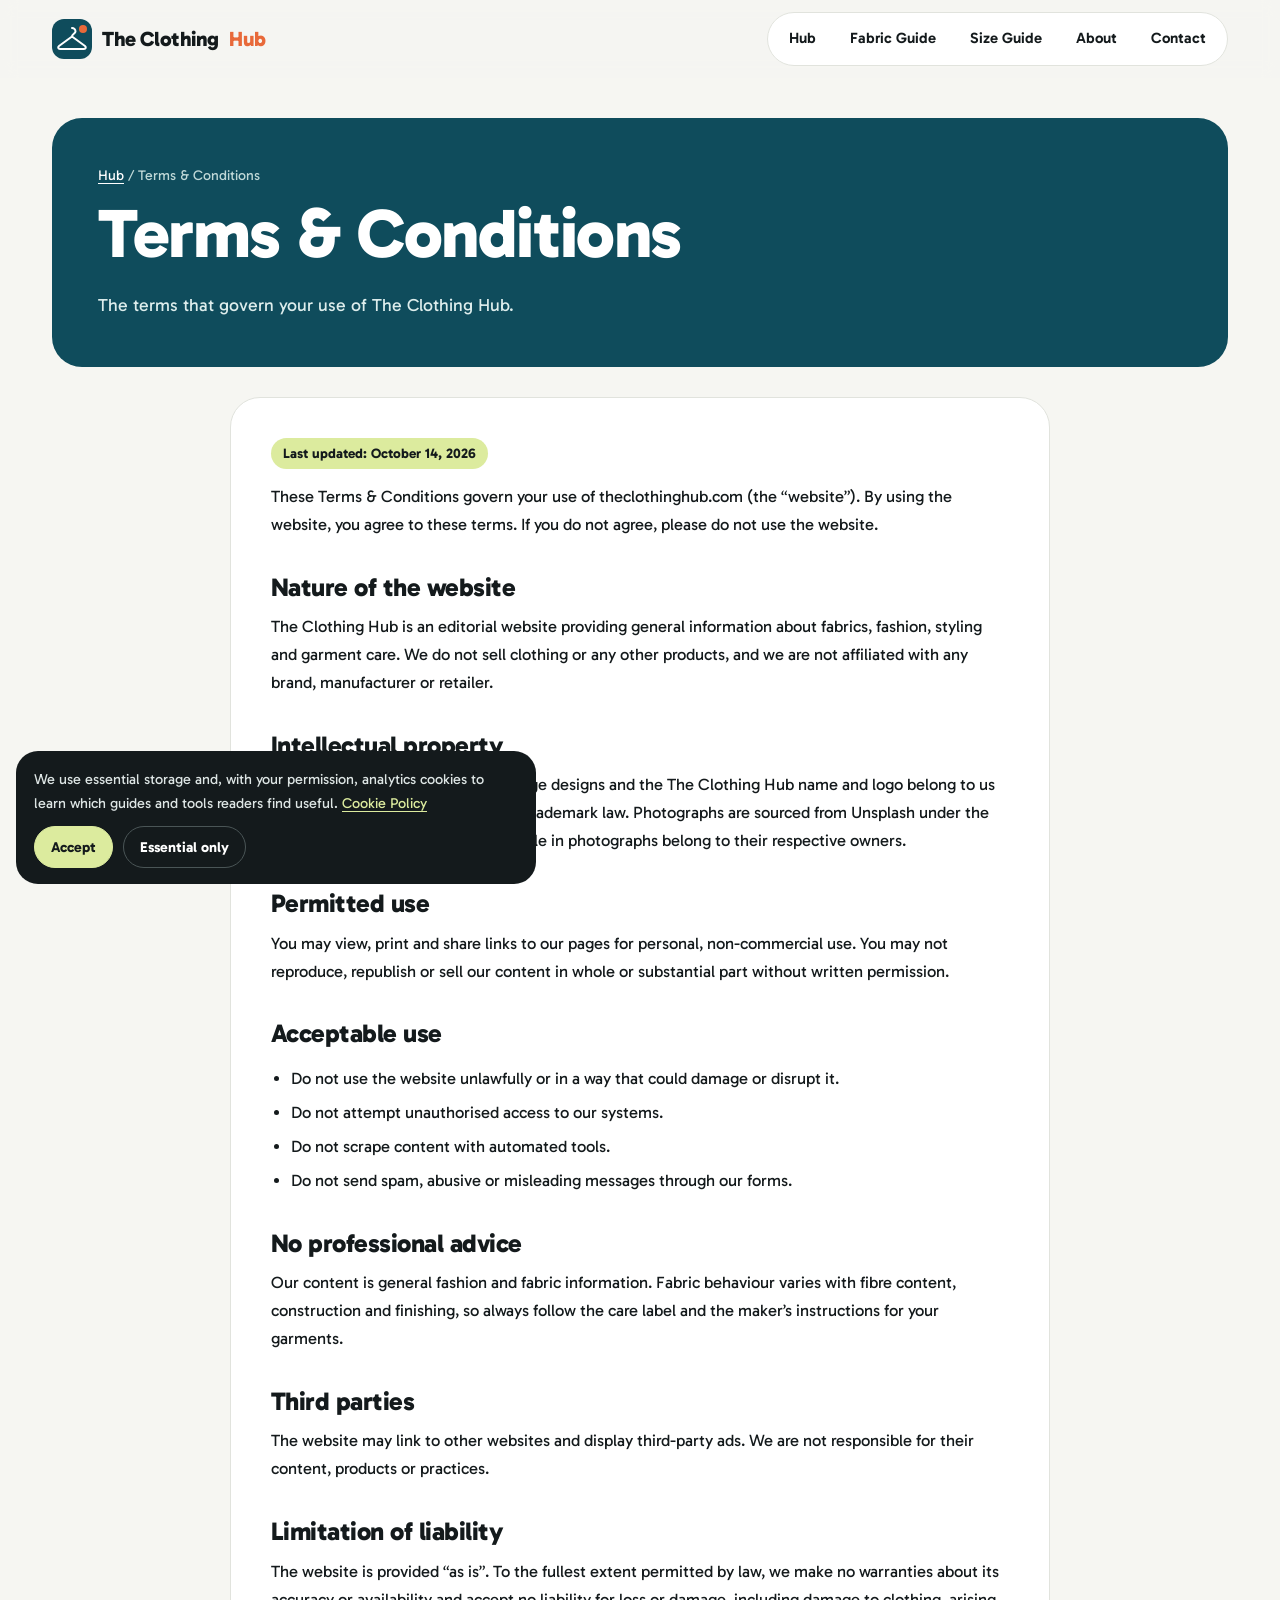
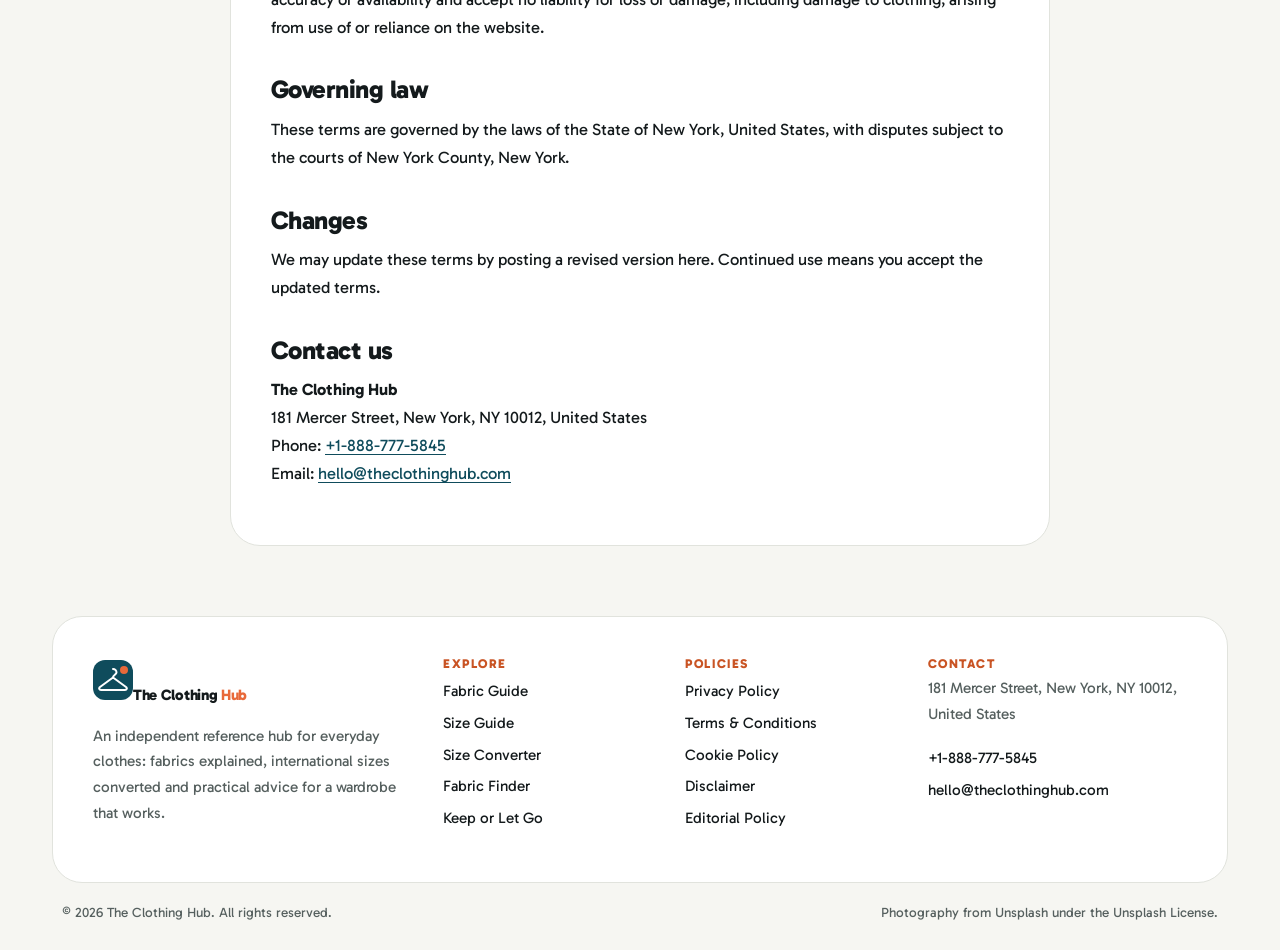
<file: terms-and-conditions.html>
<!DOCTYPE html>
<html lang="en">
<head>
<meta charset="UTF-8">
<meta name="viewport" content="width=device-width, initial-scale=1">
<title>Terms &amp; Conditions | The Clothing Hub</title>
<meta name="description" content="Terms and conditions for using The Clothing Hub, including its editorial nature, intellectual property, acceptable use and limitation of liability.">
<meta name="robots" content="index, follow, max-image-preview:large">
<link rel="canonical" href="https://theclothinghub.com/terms-and-conditions.html">
<meta property="og:type" content="website"><meta property="og:site_name" content="The Clothing Hub">
<meta property="og:title" content="Terms &amp; Conditions | The Clothing Hub"><meta property="og:description" content="Terms and conditions for using The Clothing Hub, including its editorial nature, intellectual property, acceptable use and limitation of liability.">
<meta property="og:url" content="https://theclothinghub.com/terms-and-conditions.html"><meta property="og:image" content="https://images.unsplash.com/photo-1649361811423-a55616f7ab11?auto=format&fit=crop&w=1200&q=75">
<meta name="twitter:card" content="summary_large_image"><meta name="theme-color" content="#0F4C5C">
<link rel="icon" href="data:image/svg+xml,%3Csvg xmlns='http://www.w3.org/2000/svg' viewBox='0 0 40 40'%3E%3Crect width='40' height='40' rx='12' fill='%230F4C5C'/%3E%3Cpath d='M20 17.5 7 27c-1.5 1.2-.8 3 1 3h24c1.8 0 2.5-1.8 1-3Z' fill='none' stroke='%23fff' stroke-width='2'/%3E%3Ccircle cx='31' cy='10' r='4' fill='%23E8693A'/%3E%3C/svg%3E">
<link rel="preconnect" href="https://fonts.googleapis.com"><link rel="preconnect" href="https://fonts.gstatic.com" crossorigin><link rel="preconnect" href="https://images.unsplash.com">
<link href="https://fonts.googleapis.com/css2?family=Gabarito:wght@400;600;700;800&display=swap" rel="stylesheet">
<link rel="stylesheet" href="assets/css/style.css">
<!-- Google tag (gtag.js) -->
<script async src="https://www.googletagmanager.com/gtag/js?id=G-0LY0HY7L01"></script>
<script>
  window.dataLayer = window.dataLayer || [];
  function gtag(){dataLayer.push(arguments);}
  gtag('js', new Date());
  gtag('config', 'G-0LY0HY7L01');
</script>

</head>
<body>
<a class="skip" href="#main">Skip to content</a>
<header class="hdr">
  <div class="wrap">
    <a class="logo" href="index.html" aria-label="The Clothing Hub home"><svg viewBox="0 0 40 40" aria-hidden="true"><rect width="40" height="40" rx="12" fill="#0F4C5C"/><path d="M20 9a3.5 3.5 0 0 1 3.5 3.5c0 2-3.5 2.6-3.5 5" fill="none" stroke="#fff" stroke-width="2" stroke-linecap="round"/><path d="M20 17.5 7 27c-1.5 1.2-.8 3 1 3h24c1.8 0 2.5-1.8 1-3Z" fill="none" stroke="#fff" stroke-width="2" stroke-linejoin="round"/><circle cx="31" cy="10" r="4" fill="#E8693A"/></svg>The Clothing <span>Hub</span></a>
    <div class="navbox" id="nav"><nav aria-label="Main navigation"><ul class="nav"><li><a href="index.html">Hub</a></li><li><a href="fabric-guide.html">Fabric Guide</a></li><li><a href="size-guide.html">Size Guide</a></li><li><a href="about.html">About</a></li><li><a href="contact.html">Contact</a></li></ul></nav></div>
    <button class="burger" aria-label="Open menu" aria-expanded="false" aria-controls="nav"><span></span><span></span><span></span></button>
  </div>
</header>
<main id="main">
<section class="phd"><div class="wrap"><div class="inner"><p class="crumbs"><a href="index.html">Hub</a> / Terms &amp; Conditions</p><h1>Terms &amp; Conditions</h1><p class="lead">The terms that govern your use of The Clothing Hub.</p></div></div></section><div class="wrap"><article class="prose"><p class="upd">Last updated: October 14, 2026</p>
<p>These Terms &amp; Conditions govern your use of theclothinghub.com (the &ldquo;website&rdquo;). By using the website, you agree to these terms. If you do not agree, please do not use the website.</p>
<h2>Nature of the website</h2>
<p>The Clothing Hub is an editorial website providing general information about fabrics, fashion, styling and garment care. We do not sell clothing or any other products, and we are not affiliated with any brand, manufacturer or retailer.</p>
<h2>Intellectual property</h2>
<p>All original text, interactive tools, page designs and the The Clothing Hub name and logo belong to us and are protected by copyright and trademark law. Photographs are sourced from Unsplash under the Unsplash License, and any logos visible in photographs belong to their respective owners.</p>
<h2>Permitted use</h2>
<p>You may view, print and share links to our pages for personal, non-commercial use. You may not reproduce, republish or sell our content in whole or substantial part without written permission.</p>
<h2>Acceptable use</h2>
<ul><li>Do not use the website unlawfully or in a way that could damage or disrupt it.</li><li>Do not attempt unauthorised access to our systems.</li><li>Do not scrape content with automated tools.</li><li>Do not send spam, abusive or misleading messages through our forms.</li></ul>
<h2>No professional advice</h2>
<p>Our content is general fashion and fabric information. Fabric behaviour varies with fibre content, construction and finishing, so always follow the care label and the maker&#8217;s instructions for your garments.</p>
<h2>Third parties</h2>
<p>The website may link to other websites and display third-party ads. We are not responsible for their content, products or practices.</p>
<h2>Limitation of liability</h2>
<p>The website is provided &ldquo;as is&rdquo;. To the fullest extent permitted by law, we make no warranties about its accuracy or availability and accept no liability for loss or damage, including damage to clothing, arising from use of or reliance on the website.</p>
<h2>Governing law</h2>
<p>These terms are governed by the laws of the State of New York, United States, with disputes subject to the courts of New York County, New York.</p>
<h2>Changes</h2>
<p>We may update these terms by posting a revised version here. Continued use means you accept the updated terms.</p><h2>Contact us</h2><p><strong>The Clothing Hub</strong><br>181 Mercer Street, New York, NY 10012, United States<br>Phone: <a href="tel:+18887775845">+1-888-777-5845</a><br>Email: <a href="mailto:hello@theclothinghub.com">hello@theclothinghub.com</a></p></article></div></main>
<footer class="ftr"><div class="wrap">
  <div class="box"><div class="ftr-grid">
    <div><a class="logo" href="index.html"><svg viewBox="0 0 40 40" aria-hidden="true"><rect width="40" height="40" rx="12" fill="#0F4C5C"/><path d="M20 9a3.5 3.5 0 0 1 3.5 3.5c0 2-3.5 2.6-3.5 5" fill="none" stroke="#fff" stroke-width="2" stroke-linecap="round"/><path d="M20 17.5 7 27c-1.5 1.2-.8 3 1 3h24c1.8 0 2.5-1.8 1-3Z" fill="none" stroke="#fff" stroke-width="2" stroke-linejoin="round"/><circle cx="31" cy="10" r="4" fill="#E8693A"/></svg>The Clothing <span>Hub</span></a><p style="margin-top:12px">An independent reference hub for everyday clothes: fabrics explained, international sizes converted and practical advice for a wardrobe that works.</p></div>
    <div><h4>Explore</h4><a href="fabric-guide.html">Fabric Guide</a><a href="size-guide.html">Size Guide</a><a href="index.html#tools">Size Converter</a><a href="index.html#tools">Fabric Finder</a><a href="index.html#tools">Keep or Let Go</a></div>
    <div><h4>Policies</h4><a href="privacy-policy.html">Privacy Policy</a><a href="terms-and-conditions.html">Terms &amp; Conditions</a><a href="cookie-policy.html">Cookie Policy</a><a href="disclaimer.html">Disclaimer</a><a href="editorial-policy.html">Editorial Policy</a></div>
    <div><h4>Contact</h4><p style="margin-top:0">181 Mercer Street, New York, NY 10012, United States</p><a href="tel:+18887775845">+1-888-777-5845</a><a href="mailto:hello@theclothinghub.com">hello@theclothinghub.com</a></div>
  </div></div>
  <div class="ftr-base"><span>&copy; <span id="year">2026</span> The Clothing Hub. All rights reserved.</span><span>Photography from Unsplash under the Unsplash License.</span></div>
</div></footer>
<div class="cookie" id="cookie" role="dialog" aria-label="Cookie notice"><p>We use essential storage and, with your permission, analytics cookies to learn which guides and tools readers find useful. <a href="cookie-policy.html">Cookie Policy</a></p><button class="y" data-cookie="accepted">Accept</button><button data-cookie="declined">Essential only</button></div>
<script src="assets/js/main.js" defer></script>
</body>
</html>
</file>
<file: assets/css/style.css>
/* The Clothing Hub — bento layout: chalk, deep teal, coral, lilac, lime */
:root{--chalk:#F6F6F2;--white:#fff;--teal:#0F4C5C;--teal2:#0B3945;--coral:#E8693A;--coral2:#C95424;--lilac:#D9CCEF;--lime:#DCEB9E;--sky:#CDE6EE;--ink:#141A1C;--ink2:#56605F;--line:#E1E3DD;--r:22px}
*,*::before,*::after{box-sizing:border-box}
html{scroll-behavior:smooth;-webkit-text-size-adjust:100%}
body{margin:0;background:var(--chalk);color:var(--ink);font:400 1.03rem/1.7 "Gabarito",system-ui,sans-serif;overflow-x:hidden}
img{max-width:100%;height:auto;display:block}
a{color:var(--teal);text-underline-offset:3px}
a:hover{color:var(--coral2)}
h1,h2,h3,h4{font-weight:800;line-height:1.05;letter-spacing:-.02em;margin:0 0 .45em;overflow-wrap:anywhere}
h1{font-size:clamp(2.4rem,5.4vw,4.4rem)}
h2{font-size:clamp(1.9rem,3.6vw,2.8rem)}
h3{font-size:1.35rem;letter-spacing:-.01em}
p{margin:0 0 1em}
.wrap{width:100%;max-width:1220px;margin:0 auto;padding:0 22px}
section{padding:70px 0}
.skip{position:absolute;left:-999px;top:8px;background:var(--ink);color:#fff;padding:8px 14px;z-index:200}
.skip:focus{left:12px}
.muted{color:var(--ink2)}

/* header */
.hdr{position:sticky;top:0;z-index:60;padding:12px 0;background:rgba(246,246,242,.9);backdrop-filter:blur(8px)}
.hdr .wrap{display:flex;align-items:center;justify-content:space-between;gap:16px}
.logo{display:flex;align-items:center;gap:10px;text-decoration:none;color:var(--ink);font-weight:800;font-size:1.3rem;letter-spacing:-.02em}
.logo svg{width:40px;height:40px;flex:none}
.logo span{color:var(--coral)}
.navbox{display:flex;align-items:center;gap:6px;background:var(--white);border:1px solid var(--line);border-radius:99px;padding:5px}
.nav{list-style:none;display:flex;gap:2px;margin:0;padding:0}
.nav a{display:block;text-decoration:none;color:var(--ink);font-weight:600;font-size:.94rem;padding:8px 16px;border-radius:99px}
.nav a:hover{background:var(--chalk)}
.nav a[aria-current]{background:var(--teal);color:#fff}
.burger{display:none;background:var(--ink);border:0;border-radius:50%;width:44px;height:44px;padding:0;cursor:pointer;flex-direction:column;align-items:center;justify-content:center;gap:4px}
.burger span{width:18px;height:2px;background:#fff;display:block}

/* buttons, chips */
.btn{display:inline-flex;align-items:center;gap:8px;background:var(--coral);color:#fff;text-decoration:none;font-weight:700;padding:13px 22px;border-radius:99px;border:0;cursor:pointer;font:inherit;font-weight:700}
.btn::after{content:"\2197"}
.btn:hover{background:var(--coral2);color:#fff}
.btn.dk{background:var(--ink)}
.btn.dk:hover{background:var(--teal)}
.chip{display:inline-block;font-size:.78rem;font-weight:700;letter-spacing:.08em;text-transform:uppercase;background:var(--white);border:1px solid var(--line);border-radius:99px;padding:5px 12px;margin-bottom:14px}

/* bento */
.bento{display:grid;grid-template-columns:repeat(4,minmax(0,1fr));grid-auto-rows:minmax(150px,auto);gap:14px}
.tile{background:var(--white);border-radius:var(--r);padding:24px;position:relative;overflow:hidden;min-width:0;border:1px solid var(--line)}
.tile.img{padding:0;border:0}
.tile.img img{width:100%;height:100%;object-fit:cover;position:absolute;inset:0}
.tile.img small{position:absolute;left:14px;bottom:14px;background:var(--white);border-radius:99px;padding:5px 12px;font-weight:700;font-size:.82rem}
.t-hero{grid-column:span 2;grid-row:span 2;background:var(--teal);color:#EAF4F3;border:0;display:flex;flex-direction:column;justify-content:flex-end;padding:34px}
.t-hero h1{color:#fff}
.t-hero p{color:#CFE3E2;font-size:1.08rem;max-width:520px}
.t-hero .btn{align-self:flex-start;margin-top:8px}
.t-tall{grid-row:span 2}
.t-wide{grid-column:span 2}
.t-lime{background:var(--lime);border:0}
.t-lilac{background:var(--lilac);border:0}
.t-sky{background:var(--sky);border:0}
.t-coral{background:var(--coral);color:#fff;border:0}
.t-coral a{color:#fff}
.tile b.n{display:block;font-size:2.8rem;font-weight:800;line-height:1;letter-spacing:-.03em}
.tile .lnk{position:absolute;inset:0}
.tile .arrow{position:absolute;right:18px;top:18px;width:38px;height:38px;border-radius:50%;background:var(--ink);color:#fff;display:grid;place-items:center;font-size:1.1rem}

/* tool tabs */
.tools{background:var(--white);border-radius:30px;border:1px solid var(--line);padding:30px}
.tabs{display:flex;flex-wrap:wrap;gap:8px;margin:0 0 26px;padding:6px;background:var(--chalk);border-radius:99px;width:max-content;max-width:100%}
.tabs button{font:inherit;font-weight:700;font-size:.95rem;border:0;background:transparent;border-radius:99px;padding:10px 18px;cursor:pointer;color:var(--ink)}
.tabs button[aria-selected=true]{background:var(--ink);color:#fff}
.panel{display:grid;grid-template-columns:1fr 1fr;gap:34px;align-items:start}
.panel[hidden]{display:none}
.fset{display:grid;grid-template-columns:repeat(2,minmax(0,1fr));gap:14px;margin-top:16px}
.fset label{display:flex;flex-direction:column;gap:6px;font-weight:700;font-size:.88rem;min-width:0}
select,input[type=text],input[type=email],textarea{font:inherit;width:100%;max-width:100%;background:var(--chalk);border:1.5px solid var(--line);border-radius:14px;padding:11px 14px;color:var(--ink)}
select:focus,input:focus,textarea:focus,button:focus-visible{outline:3px solid var(--coral);outline-offset:1px}
.out{background:var(--chalk);border-radius:var(--r);padding:24px;min-width:0}
.grid4{display:grid;grid-template-columns:repeat(4,minmax(0,1fr));gap:8px;margin:12px 0}
.grid4 div{background:var(--white);border-radius:14px;padding:12px 6px;text-align:center}
.grid4 div.on{background:var(--teal);color:#fff}
.grid4 b{display:block;font-size:1.5rem;font-weight:800;line-height:1.1}
.grid4 small{font-size:.74rem;font-weight:700;letter-spacing:.08em;text-transform:uppercase;opacity:.75}
.fab{list-style:none;padding:0;margin:10px 0 0;display:grid;gap:10px}
.fab li{background:var(--white);border-radius:16px;padding:14px 16px}
.fab li b{font-size:1.1rem}
.fab li em{font-style:normal;float:right;font-size:.78rem;font-weight:700;background:var(--lime);border-radius:99px;padding:2px 10px}
.fab li small{display:block;color:var(--ink2)}
.qs{list-style:none;padding:0;margin:12px 0 0;display:grid;gap:10px}
.qs li{display:flex;justify-content:space-between;align-items:center;gap:12px;background:var(--chalk);border-radius:14px;padding:10px 14px;font-size:.95rem;flex-wrap:wrap}
.qs .yn{display:flex;gap:4px}
.qs .yn button{font:inherit;font-weight:700;font-size:.85rem;border:1.5px solid var(--line);background:var(--white);border-radius:99px;padding:5px 14px;cursor:pointer;color:var(--ink)}
.qs .yn button[aria-pressed=true]{background:var(--teal);color:#fff;border-color:var(--teal)}
.verdict{font-size:2.2rem;font-weight:800;letter-spacing:-.02em;line-height:1;margin:6px 0 10px}
.v-keep{color:var(--teal)}.v-repair{color:#7A5AB5}.v-donate{color:var(--coral2)}.v-recycle{color:#5C7A1A}
.note{background:var(--lime);border-radius:14px;padding:12px 16px;font-size:.95rem;margin-top:14px}
.panel .ph img{width:100%;aspect-ratio:4/3;object-fit:cover;border-radius:var(--r);margin-top:22px}

/* feature rows */
.rowcards{display:grid;grid-template-columns:repeat(3,minmax(0,1fr));gap:14px;margin-top:26px}
.rowcards div{background:var(--white);border-radius:var(--r);padding:24px;border:1px solid var(--line)}
.rowcards div:nth-child(1){background:var(--sky);border:0}
.rowcards div:nth-child(5){background:var(--lilac);border:0}
.rowcards i{display:inline-grid;place-items:center;width:44px;height:44px;border-radius:14px;background:var(--ink);color:#fff;font-style:normal;font-weight:800;margin-bottom:12px}
.rowcards p{margin:0;color:var(--ink2);font-size:.96rem}
.band{position:relative;border-radius:30px;overflow:hidden;min-height:400px;display:flex;align-items:flex-end}
.band img{position:absolute;inset:0;width:100%;height:100%;object-fit:cover}
.band::after{content:"";position:absolute;inset:0;background:linear-gradient(0deg,rgba(20,26,28,.85),rgba(20,26,28,.05) 70%)}
.band div{position:relative;z-index:2;padding:40px;color:#fff;max-width:760px}
.band blockquote{margin:0 0 8px;font-size:clamp(1.5rem,3vw,2.3rem);font-weight:800;line-height:1.15;letter-spacing:-.02em}
.split{display:grid;grid-template-columns:1fr 1fr;gap:30px;align-items:center}
.split .pic img{width:100%;aspect-ratio:4/3.4;object-fit:cover;border-radius:var(--r)}
.ticks{list-style:none;padding:0;margin:12px 0 0}
.ticks li{position:relative;padding-left:34px;margin-bottom:12px}
.ticks li::before{content:"\2713";position:absolute;left:0;top:1px;width:24px;height:24px;border-radius:8px;background:var(--lime);display:grid;place-items:center;font-weight:800;font-size:.85rem}
.faq{display:grid;grid-template-columns:repeat(2,minmax(0,1fr));gap:12px;margin-top:24px}
.faq details{background:var(--white);border:1px solid var(--line);border-radius:18px;padding:4px 20px;align-self:start}
.faq summary{cursor:pointer;font-weight:700;padding:14px 0;list-style:none;display:flex;justify-content:space-between;gap:12px}
.faq summary::-webkit-details-marker{display:none}
.faq summary::after{content:"+";font-weight:800;font-size:1.3rem;line-height:1;color:var(--coral)}
.faq details[open] summary::after{content:"\2013"}
.faq p{color:var(--ink2)}
.nl{background:var(--ink);color:#DDE5E4;border-radius:30px;padding:46px;display:grid;grid-template-columns:1.3fr 1fr;gap:24px;align-items:center}
.nl h2{color:#fff}
.nl small{display:block;margin-top:10px;font-size:.86rem;color:#9FB0AF}

/* inner pages */
.phd{padding:40px 0 30px}
.phd .inner{background:var(--teal);color:#DDEDEC;border-radius:30px;padding:46px}
.phd h1{color:#fff;margin-bottom:.3em}
.crumbs{font-size:.88rem;margin-bottom:10px;color:#BFD8D7}
.crumbs a{color:#fff}
.phd .lead{font-size:1.1rem;margin:0;max-width:780px}
.fcards{display:grid;grid-template-columns:repeat(2,minmax(0,1fr));gap:14px;margin-top:20px}
.fcards article{background:var(--white);border:1px solid var(--line);border-radius:var(--r);padding:24px;scroll-margin-top:90px}
.fcards h3{display:flex;justify-content:space-between;gap:10px;align-items:baseline}
.fcards h3 small{font-size:.78rem;font-weight:700;letter-spacing:.08em;text-transform:uppercase;background:var(--sky);border-radius:99px;padding:3px 10px}
.fcards dl{display:grid;grid-template-columns:110px 1fr;gap:6px 12px;margin:10px 0 0;font-size:.95rem}
.fcards dt{font-weight:700;color:var(--ink2)}
.fcards dd{margin:0}
.wide-img{margin:20px 0 0}
.wide-img img{width:100%;aspect-ratio:16/7;object-fit:cover;border-radius:var(--r)}
.tblw{overflow-x:auto;background:var(--white);border:1px solid var(--line);border-radius:var(--r);margin-top:18px}
.tbl{width:100%;border-collapse:collapse;min-width:540px;color:var(--ink)}
.tbl th,.tbl td{text-align:center;padding:11px 14px;border-bottom:1px solid var(--line);font-size:.95rem}
.tbl th{background:var(--ink);color:#fff;font-size:.78rem;letter-spacing:.1em;text-transform:uppercase}
.tbl td:first-child,.tbl th:first-child{text-align:left}
.tbl tr:last-child td{border-bottom:0}
.tbl tr:nth-child(even) td{background:#FAFAF7}
.steps{counter-reset:s;list-style:none;padding:0;margin:14px 0 0;display:grid;grid-template-columns:repeat(2,minmax(0,1fr));gap:12px}
.steps li{counter-increment:s;background:var(--white);border:1px solid var(--line);border-radius:18px;padding:18px 18px 18px 60px;position:relative}
.steps li::before{content:counter(s);position:absolute;left:16px;top:16px;width:32px;height:32px;border-radius:10px;background:var(--coral);color:#fff;display:grid;place-items:center;font-weight:800}
.vals{display:grid;grid-template-columns:repeat(4,minmax(0,1fr));gap:12px}
.vals div{background:var(--white);border-radius:var(--r);padding:22px;border:1px solid var(--line)}
.vals div:nth-child(2){background:var(--lime);border:0}
.vals div:nth-child(3){background:var(--lilac);border:0}
.vals b{display:block;font-size:1.2rem;margin-bottom:4px}
.vals p{margin:0;font-size:.95rem;color:var(--ink2)}
.contact{display:grid;grid-template-columns:1.4fr 1fr;gap:20px;padding:20px 0 70px}
.contact>div{background:var(--white);border:1px solid var(--line);border-radius:var(--r);padding:28px}
.fld{margin-bottom:16px;display:flex;flex-direction:column;gap:6px}
.fld label{font-weight:700;font-size:.9rem}
.two{display:grid;grid-template-columns:1fr 1fr;gap:16px}
textarea{min-height:150px;resize:vertical}
.agree{flex-direction:row;align-items:flex-start;gap:10px}
.agree input{margin-top:6px;accent-color:var(--coral);flex:none}
.agree label{font-weight:400}
.hp{position:absolute;left:-9999px}
.fm{margin-top:14px;background:var(--lime);padding:12px 16px;border-radius:14px}
.cbox{background:var(--ink)!important;color:#DDE5E4;border:0!important;align-self:start}
.cbox h3{color:#fff}
.cbox a{color:var(--lime)}
.prose{max-width:820px;margin:0 auto;background:var(--white);border:1px solid var(--line);border-radius:30px;padding:40px;margin-bottom:70px}
.prose h2{font-size:1.6rem;margin-top:1.4em}
.prose h3{font-size:1.2rem;margin-top:1.1em}
.prose ul{padding-left:20px}
.prose li{margin-bottom:6px}
.upd{display:inline-block;background:var(--lime);border-radius:99px;padding:4px 12px;font-size:.86rem;font-weight:700}
code{background:var(--chalk);padding:1px 6px;border-radius:6px}

/* footer */
.ftr{padding:0 0 26px}
.ftr .box{background:var(--white);border:1px solid var(--line);border-radius:30px;padding:40px}
.ftr-grid{display:grid;grid-template-columns:1.5fr 1fr 1fr 1.2fr;gap:26px}
.ftr h4{font-size:.8rem;letter-spacing:.12em;text-transform:uppercase;color:var(--coral2)}
.ftr-grid a{display:block;color:var(--ink);text-decoration:none;padding:3px 0;font-size:.95rem;overflow-wrap:anywhere}
.ftr-grid a:hover{color:var(--teal)}
.ftr p{font-size:.95rem;color:var(--ink2)}
.ftr-base{display:flex;flex-wrap:wrap;justify-content:space-between;gap:10px;padding:18px 10px 0;font-size:.84rem;color:var(--ink2)}

/* cookie */
.cookie{position:fixed;left:16px;right:16px;bottom:16px;max-width:520px;background:var(--ink);color:#DDE5E4;border-radius:22px;padding:16px 18px;display:none;flex-wrap:wrap;gap:10px;align-items:center;z-index:100}
.cookie.show{display:flex}
.cookie p{margin:0;font-size:.9rem;flex:1 1 100%}
.cookie a{color:var(--lime)}
.cookie button{font:inherit;font-weight:700;font-size:.9rem;border:1.5px solid #4a5556;background:transparent;border-radius:99px;padding:8px 16px;cursor:pointer;color:#fff}
.cookie button.y{background:var(--lime);border-color:var(--lime);color:var(--ink)}

@media (max-width:1000px){
  .bento{grid-template-columns:repeat(2,minmax(0,1fr))}
  .panel,.split,.contact,.nl{grid-template-columns:1fr}
  .rowcards,.vals{grid-template-columns:repeat(2,minmax(0,1fr))}
  .faq,.fcards{grid-template-columns:1fr}
  .ftr-grid{grid-template-columns:1fr 1fr}
}
@media (max-width:820px){
  .burger{display:flex}
  .navbox{display:none;position:absolute;left:16px;right:16px;top:100%;margin-top:8px;border-radius:22px;padding:8px}
  .navbox.open{display:block}
  .nav{flex-direction:column}
  .hdr .wrap{position:relative}
}
@media (max-width:600px){
  section{padding:50px 0}
  .wrap{padding:0 14px}
  .bento{grid-template-columns:1fr}
  .t-hero,.t-wide{grid-column:auto}
  .t-hero{grid-row:auto;padding:26px}
  .t-tall{grid-row:auto}
  .tile.img{min-height:240px}
  .fset,.two,.rowcards,.vals,.steps,.ftr-grid{grid-template-columns:1fr}
  .grid4{grid-template-columns:repeat(2,minmax(0,1fr))}
  .tools,.nl,.phd .inner,.prose,.ftr .box{padding:22px;border-radius:22px}
  .tabs{border-radius:18px}
  .fcards dl{grid-template-columns:1fr}
  .band div{padding:24px}
}
</file>
